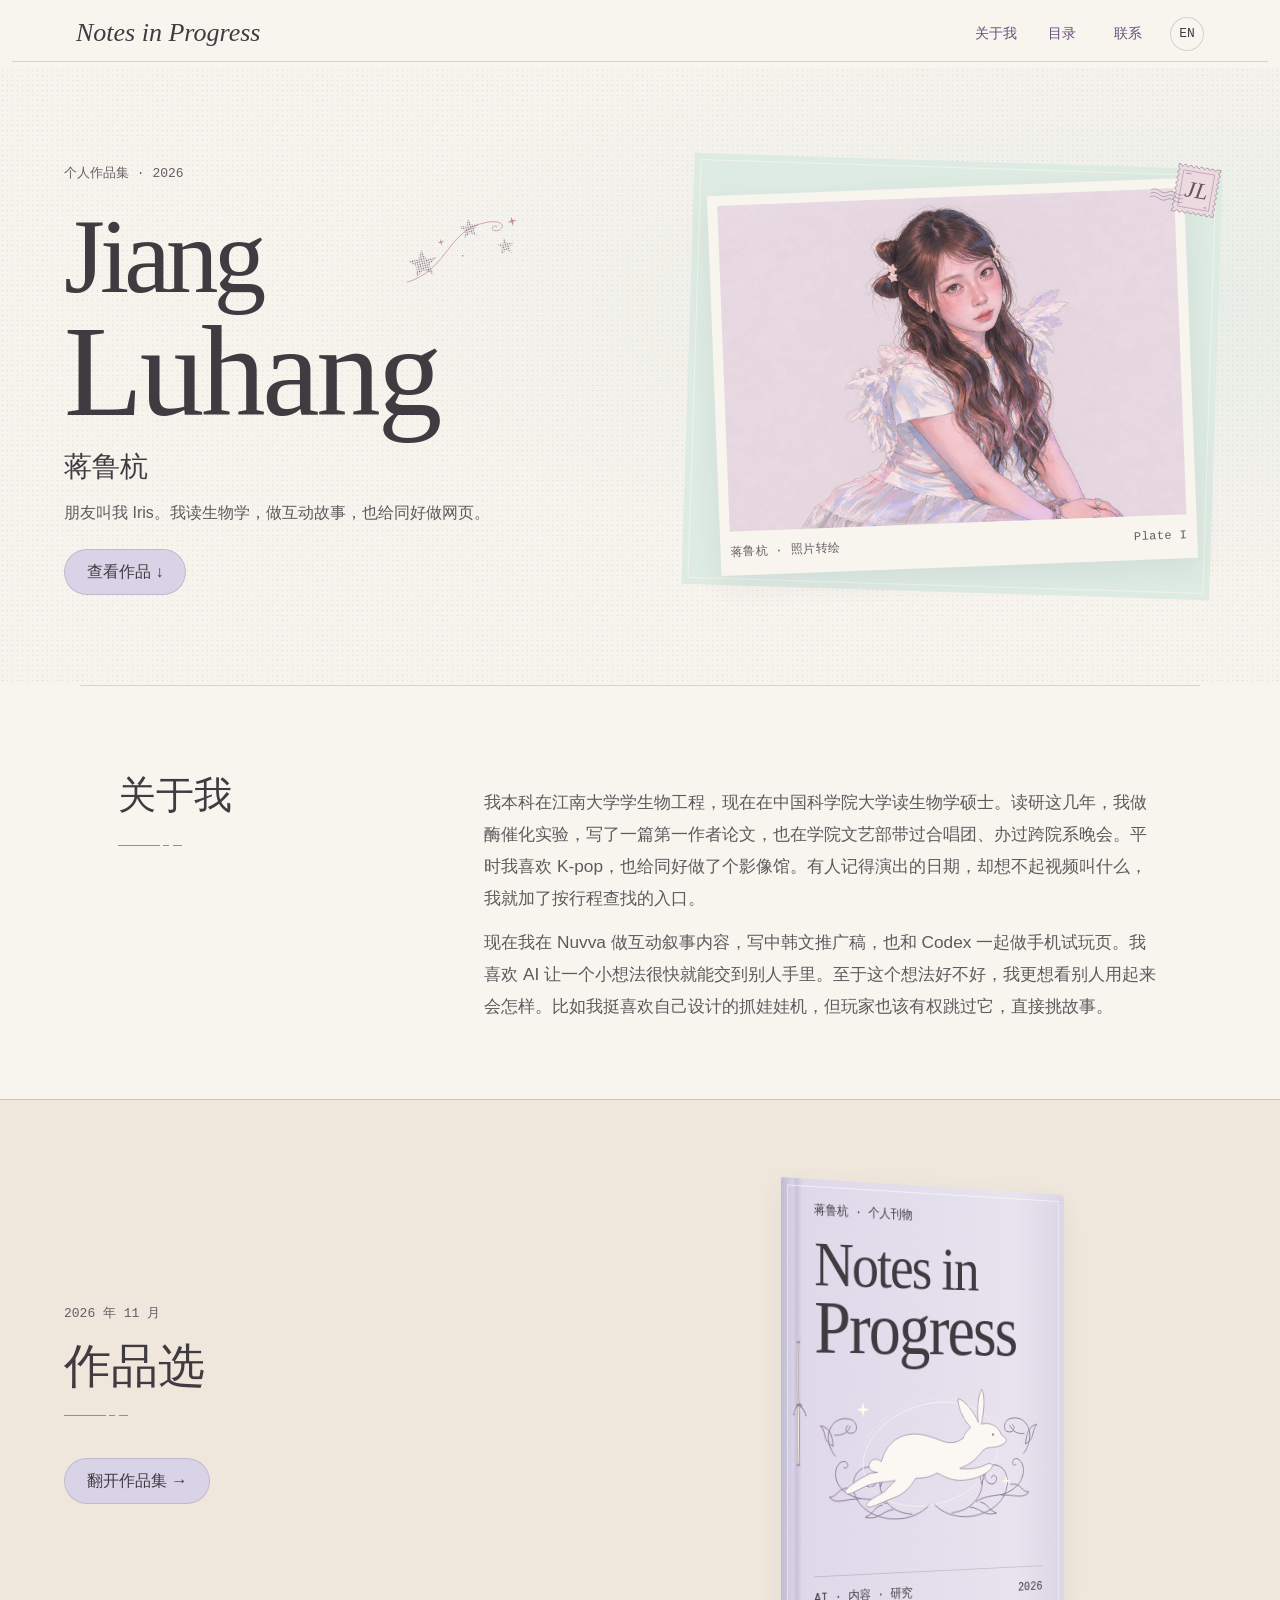
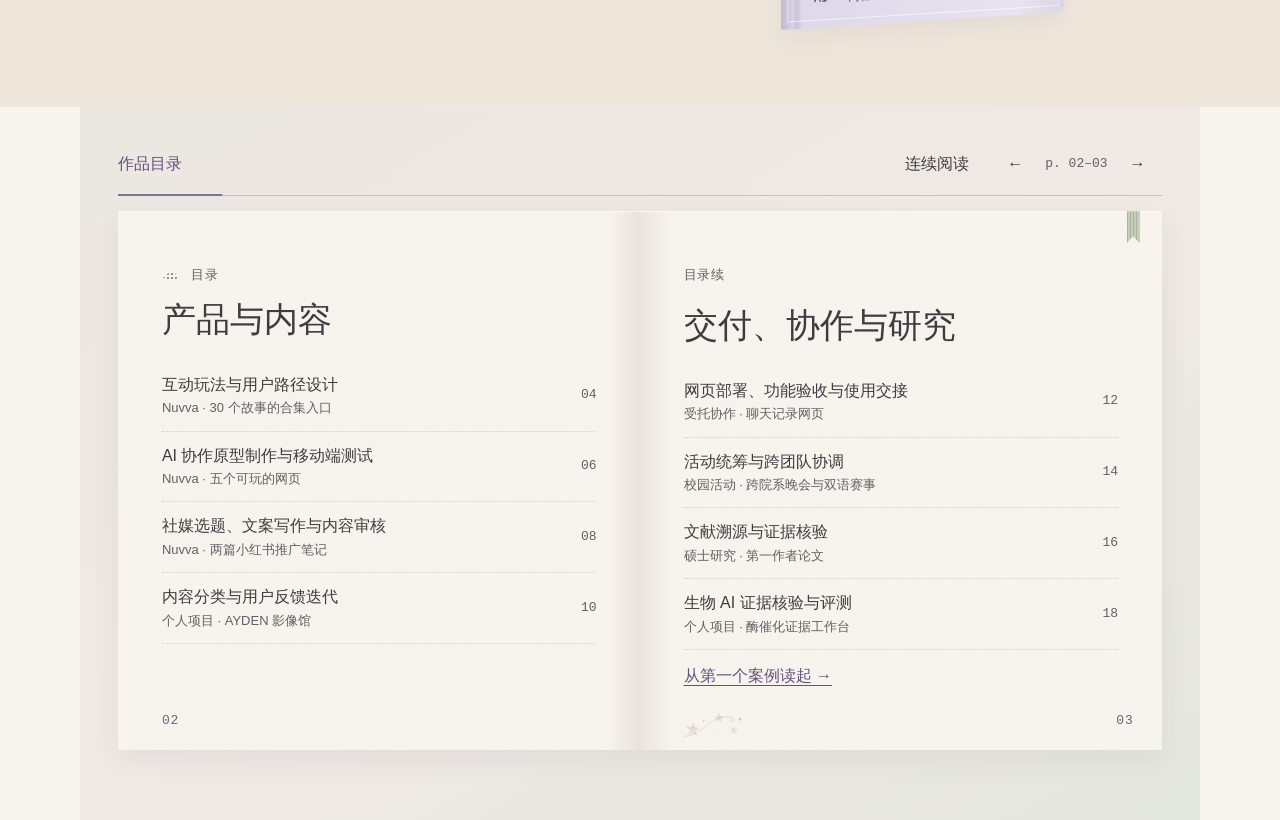
<file: index.html>
<!doctype html><html lang="zh-CN"><meta charset="UTF-8"><meta name="viewport" content="width=device-width,initial-scale=1"><title>Notes in Progress · 蒋鲁杭的作品集</title><link rel="stylesheet" href="reader.css"><link rel="stylesheet" href="stationery.css"><script defer src="language.js"></script><script defer src="reader.js"></script><body><header class="mast"><a href="#top" class="wordmark" lang="en">Notes in Progress</a><nav aria-label="主导航"><a href="#about">关于我</a><a href="#contents">目录</a><a href="#contact">联系</a></nav><button type="button" id="locale" lang="en" aria-label="Switch to English">EN</button></header>
<main class="publication" id="top"><section class="hero"><div class="author"><span class="running">个人作品集 · 2026</span><h1 lang="en"><span><b>Jiang</b></span><span><i>Luhang</i></span></h1><h2>蒋鲁杭</h2><p>朋友叫我 Iris。我读生物学，做互动故事，也给同好做网页。</p><div class="actions"><a class="action primary" href="#cover">查看作品 ↓</a></div></div>
<div class="frontispiece"><div class="mount"><img class="portrait" src="plates/iris-portrait.webp" width="1672" height="941" fetchpriority="high" alt="蒋鲁杭的照片转绘肖像，长发别着星形发夹，穿白色羽饰裙回望镜头"><div class="photo-credit"><span>蒋鲁杭 · 照片转绘</span><span lang="en">Plate I</span></div></div><span class="stamp" aria-hidden="true">JL</span></div></section>
<section id="about" class="about"><h2 id="method">关于我</h2><div><p>我本科在江南大学学生物工程，现在在中国科学院大学读生物学硕士。读研这几年，我做酶催化实验，写了一篇第一作者论文，也在学院文艺部带过合唱团、办过跨院系晚会。平时我喜欢 K-pop，也给同好做了个影像馆。有人记得演出的日期，却想不起视频叫什么，我就加了按行程查找的入口。</p><p>现在我在 Nuvva 做互动叙事内容，写中韩文推广稿，也和 Codex 一起做手机试玩页。我喜欢 AI 让一个小想法很快就能交到别人手里。至于这个想法好不好，我更想看别人用起来会怎样。比如我挺喜欢自己设计的抓娃娃机，但玩家也该有权跳过它，直接挑故事。</p></div></section>
<section id="cover" class="cover-stage"><div class="cover-caption"><div class="running">2026 年 11 月</div><h2>作品选</h2><a class="action primary" href="#contents">翻开作品集 →</a></div><a class="binding" href="#contents" aria-label="从封面打开目录"><span class="running">蒋鲁杭 · 个人刊物</span><span lang="en" class="bookname">Notes in<br><i>Progress</i></span><span class="lace" aria-hidden="true"></span><span class="coverfoot">AI · 内容 · 研究 <span>2026</span></span></a></section>
<section class="reader" id="reader" aria-label="作品阅读器"><div class="readerbar"><a href="#contents">作品目录</a><div class="controls"><button id="mode" aria-pressed="false">连续阅读</button><button id="prev" aria-label="上一跨页">←</button><span id="pagecount" aria-live="polite"></span><button id="next" aria-label="下一跨页">→</button></div></div><div class="book">
<article class="spread" id="contents" tabindex="-1" data-pages="02–03" aria-label="作品目录"><div class="sheet recto"><div class="running">目录</div><h2>产品与内容</h2><div class="toc"><a class="tocline" href="#content"><span>互动玩法与用户路径设计<small>Nuvva · 30 个故事的合集入口</small></span><span class="folio">04</span></a><a class="tocline" href="#webworks"><span>AI 协作原型制作与移动端测试<small>Nuvva · 五个可玩的网页</small></span><span class="folio">06</span></a><a class="tocline" href="#social"><span>社媒选题、文案写作与内容审核<small>Nuvva · 两篇小红书推广笔记</small></span><span class="folio">08</span></a><a class="tocline" href="#revision"><span>内容分类与用户反馈迭代<small>个人项目 · AYDEN 影像馆</small></span><span class="folio">10</span></a></div><small class="foot">02</small></div><div class="sheet verso"><div class="running">目录续</div><h2>交付、协作与研究</h2><div class="toc"><a class="tocline" href="#delivery"><span>网页部署、功能验收与使用交接<small>受托协作 · 聊天记录网页</small></span><span class="folio">12</span></a><a class="tocline" href="#campus"><span>活动统筹与跨团队协调<small>校园活动 · 跨院系晚会与双语赛事</small></span><span class="folio">14</span></a><a class="tocline" href="#research"><span>文献溯源与证据核验<small>硕士研究 · 第一作者论文</small></span><span class="folio">16</span></a><a class="tocline" href="#bioai"><span>生物 AI 证据核验与评测<small>个人项目 · 酶催化证据工作台</small></span><span class="folio">18</span></a></div><a href="#content">从第一个案例读起 →</a><small class="foot">03</small></div></article>

<article class="spread" id="content" tabindex="-1" data-pages="04–05" aria-label="互动玩法与用户路径设计"><div class="sheet recto"><div class="running">Nuvva 远程兼职 · 内容策划与 AI 协作制作</div><h2>互动玩法与用户路径设计</h2><p>我给一个有 30 个故事的合集设计了抓娃娃入口。有人享受随机抓到一个故事的惊喜，也有人已经知道自己想看谁。最初两种人都得先玩一局，我给第二种人留了一个按钮。</p><blockquote>直接逛30个世界 ↗</blockquote><p>我定玩法、写按钮上的话，用 Codex 协作实现页面，再拿手机把两条路都走一遍。抓到故事的人能进，跳过去的人也能进，这个入口才算做完。</p><a href="plates/demo/index.html" target="_blank" rel="noopener">试玩这两个入口 ↗</a><div class="related"><a href="#webworks">看另外五个网页 →</a><a href="#social">读小红书笔记 →</a></div><small class="foot">04</small></div><div class="sheet verso"><div class="running">试玩画面</div><div class="phone-pair"><figure class="plate"><button class="enlarge" type="button" aria-label="放大：抓娃娃玩法界面" data-full="plates/claw.webp"><img src="plates/claw-detail.webp" loading="lazy" alt="抓娃娃玩法界面"></button><figcaption>抓一个故事</figcaption></figure><figure class="plate"><button class="enlarge" type="button" aria-label="放大：30 个世界的合集目录"><img src="plates/catalog.webp" loading="lazy" alt="30 个世界的合集目录"></button><figcaption>直接选故事</figcaption></figure></div><small class="foot">05</small></div></article>
<article class="spread" id="webworks" tabindex="-1" data-pages="06–07" aria-label="AI 协作原型制作与移动端测试"><div class="sheet recto"><div class="running">Nuvva · 网页选集</div><h2>AI 协作原型制作与移动端测试</h2><p>做这五个网页时，我先定玩家打开后的第一个动作。咖啡馆里先挑客人，深夜来信先看未读消息。入口文案和玩法由我来写，页面用 Codex 协作制作。我逐个点按钮、走剧情分支，检查手机上的显示，改完再试。</p><div class="shelf twin"><figure class="plate exhibit "><button type="button" class="enlarge" aria-label="放大深夜来信页面"><img src="plates/after-hours.webp" loading="lazy" width="430" height="820" alt="深夜来信的手机页面"></button><figcaption><a href="https://share.htmlput.com/p/y2mzasatp1" target="_blank" rel="noopener noreferrer">深夜来信 ↗</a><span>从六条未读消息开始。</span></figcaption></figure><figure class="plate exhibit "><button type="button" class="enlarge" aria-label="放大限定咖啡馆页面"><img src="plates/cafe.webp" loading="lazy" width="430" height="820" alt="限定咖啡馆的手机页面"></button><figcaption><a href="https://share.htmlput.com/p/jmmz5juvmf" target="_blank" rel="noopener noreferrer">限定咖啡馆 ↗</a><span>先挑一位客人，再为他做甜品。</span></figcaption></figure></div><small class="foot">06</small></div><div class="sheet verso"><div class="shelf trio"><figure class="plate exhibit wide"><button type="button" class="enlarge" aria-label="放大大队运动会页面"><img src="plates/sports.webp" loading="lazy" width="430" height="820" alt="大队运动会的手机页面"></button><figcaption><a href="https://share.htmlput.com/p/tbf6sw3pkt" target="_blank" rel="noopener noreferrer">大队运动会 ↗</a><span>四个分队共用一个报名处，先抽双人搭档。</span></figcaption></figure><figure class="plate exhibit "><button type="button" class="enlarge" aria-label="放大今夜讯号页面"><img src="plates/signal.webp" loading="lazy" width="430" height="820" alt="今夜讯号的手机页面"></button><figcaption><a href="https://share.htmlput.com/p/he5zf6oecl" target="_blank" rel="noopener noreferrer">今夜讯号 ↗</a><span>失眠游戏旁也留了直达合集的入口。</span></figcaption></figure><figure class="plate exhibit "><button type="button" class="enlarge" aria-label="放大合集巡演页面"><img src="plates/tour.webp" loading="lazy" width="430" height="820" alt="合集巡演的手机页面"></button><figcaption><a href="https://share.htmlput.com/p/yng0wkprjr" target="_blank" rel="noopener noreferrer">合集巡演 ↗</a><span>用一张通行证串起 20 个故事。</span></figcaption></figure></div><small class="foot">07</small></div></article>
<article class="spread" id="social" tabindex="-1" data-pages="08–09" aria-label="社媒选题、文案写作与内容审核"><div class="sheet recto"><div class="running">小红书 · 推广笔记</div><h2>社媒选题、文案写作与内容审核</h2><p class="byline">《花光他的资产后，我进了下个世界》 · momomo</p><p>我在 Nuvva 做选题、写中韩文推广稿，累计交付了 100 多条文案。这篇从一个玩家能马上做的决定写起，把五个角色的账户交给你。接下来可以挑一个人先花，也可以一分不动，等他先来问。花完额度才能进入下个世界，标题里的两件事就这样接上了。</p><dl class="post-metrics"><div><dt>点赞</dt><dd>2.4万</dd></div><div><dt>收藏</dt><dd>9,242</dd></div><div><dt>评论</dt><dd>5,850</dd></div></dl><small class="observed">原帖公开数据 · 2026.11.26</small><a href="https://www.xiaohongshu.com/discovery/item/6abce3130000000014002aef?source=webshare&amp;xhsshare=pc_web&amp;xsec_token=CBmmYITsd6TpiCH2JpjsBs07NB6vdSRPY2VSYFDwBbzrw=&amp;xsec_source=pc_share" target="_blank" rel="noopener noreferrer">看原帖 ↗</a><small class="foot">08</small></div><div class="sheet verso"><div class="running">小红书 · 推广笔记</div><h2>把故事写成玩家能做的选择</h2><p class="byline">《怨夫来信，这次等你先开口》 · 内向双眼皮</p><p>这次从停车场的一把伞写起。他还留着围巾，却不说想复合。读者可以接伞追问，也可以自己走进雨里。四个选项把这次重逢留给玩家决定。交稿前，我会对着实际玩法检查，尤其留意 AI 草稿有没有替角色编经历，或许下游戏里兑现不了的承诺。</p><dl class="post-metrics"><div><dt>点赞</dt><dd>2,741</dd></div><div><dt>收藏</dt><dd>958</dd></div><div><dt>评论</dt><dd>730</dd></div></dl><small class="observed">原帖公开数据 · 2026.11.26</small><a href="https://www.xiaohongshu.com/discovery/item/6ad22dc8000000001b02ee24?source=webshare&amp;xhsshare=pc_web&amp;xsec_token=CBpUC_uhtIDjcLa19GCwqVDrUhK7E8e4iN_8qXLWXUf_I=&amp;xsec_source=pc_share" target="_blank" rel="noopener noreferrer">看原帖 ↗</a><small class="foot">09</small></div></article>
<article class="spread" id="revision" tabindex="-1" data-pages="10–11" aria-label="内容分类与用户反馈迭代"><div class="sheet recto"><div class="running">个人网页 · 内容整理与维护</div><h2>内容分类与用户反馈迭代</h2><p>影像馆最早的几个栏目里，「LTB 时期」是按时间分的，「challenge」是按内容分的。有些视频两边都说得通，连我自己收录时也会犹豫。</p><p>这是我给同好做的个人项目，收录什么、放在哪一栏，都得自己定。我重新整理了分类。后来有人提议加行程检索和留言区，我把两个功能都加了进去。现在记得某场活动的人，可以直接沿着行程找。</p><a href="https://ayden-thalassa-gallery.netlify.app/" target="_blank" rel="noopener">打开影像馆 ↗</a><small class="foot">10</small></div><div class="sheet verso"><div class="running">AYDEN 影像馆 · 首页实景</div><figure class="plate gallery-home"><button class="enlarge" type="button" aria-label="放大影像馆桌面首页截图"><img src="plates/ayden-home.png" width="1440" height="900" loading="lazy" alt="AYDEN 影像馆桌面首页，右侧是人物照片，左侧有「3分钟入坑」和「直接找物料」两个入口，顶栏可查看行程"></button><figcaption>第一次来的读者可以从「3分钟入坑」开始，已经知道想找什么的人可以直接查物料。</figcaption></figure><small class="foot">11</small></div></article>
<article class="spread" id="delivery" tabindex="-1" data-pages="12–13" aria-label="网页部署、功能验收与使用交接"><div class="sheet recto"><div class="running">帮朋友部署 · Netlify</div><h2>网页部署、功能验收与使用交接</h2><p>朋友用 Codex 写好了聊天记录网页，可一直只能在自己电脑上看。我接手的是上线和交接，让她换台设备也能登录、导入记录，之后还能自己管理。</p><p>我用 AI 帮忙改源码配置和运行命令，填好环境变量、连上数据库，把网页部署到 Netlify。用户从手机锁屏样式的首页进入，朋友另外使用管理入口。</p><figure class="plate exhibit seita"><button type="button" class="enlarge" aria-label="放大打开聊天记录网页页面"><img src="plates/seita.webp" loading="lazy" width="430" height="820" alt="打开聊天记录网页的手机页面"></button><figcaption><a href="https://seita-record.netlify.app" target="_blank" rel="noopener noreferrer">打开聊天记录网页 ↗</a><span>部署后的公开首页，截图只保留锁屏。</span></figcaption></figure><small class="foot">12</small></div><div class="sheet verso"><div class="running">交付前的检查</div><h3>换一台设备，再试一次</h3><dl class="handoff"><dt>我先试</dt><dd>上线后发现图片丢了，有的交互效果也消失了。这些都是我打开页面自己操作时发现的。</dd><dt>朋友再试</dt><dd>用另一台设备登录，导入一份记录，保存后刷新，再看记录还在不在。</dd><dt>交接</dt><dd>把后台入口和常见问题的处理方法告诉朋友，后续遇到问题可以直接找我。</dd></dl><small class="foot">13</small></div></article>
<article class="spread" id="campus" tabindex="-1" data-pages="14–15" aria-label="活动统筹与跨团队协调"><div class="sheet recto"><div class="running">国科大生命科学学院学生会 · 文艺部部长</div><h2>活动统筹与跨团队协调</h2><p>办离湖晚会和跨院系迎新晚会时，我要和六个以上研究所、学院的负责人对节目和场地。我把倒计时排期和执行手册发给各方。到了现场，谁还在候场、哪个节目超时，由我在总控位置协调。</p><p>我也组建过合唱团和话剧团，和大家一起排练了约两个月。团队拿到了校级「一二·九」合唱展演和「五月的鲜花」文艺汇演两项一等奖。</p><figure class="plate"><button class="enlarge" type="button" aria-label="放大：一二·九合唱展演后的团队合影"><img src="plates/arts-dept.webp" loading="lazy" alt="一二·九合唱展演后的团队合影"></button><figcaption>「一二·九」合唱展演后，我们一起拍的合影。</figcaption></figure><small class="foot">14</small></div><div class="sheet verso"><div class="running">第三届合成生物学创新赛 · 分赛道主持</div><h2>双语主持与现场调度</h2><p>上台前三天，我先把答辩、评委提问和换场顺序理清，自己写中英文主持手卡。正式比赛时，我负责二十多支高校队伍的答辩衔接。遇到提问超时或临时换投屏，要先跟评委和工作人员对齐，再告诉下一队什么时候上台。</p><figure class="plate"><button class="enlarge" type="button" aria-label="放大：合成生物学创新赛分赛道现场主持"><img src="plates/synbio-stage.webp" loading="lazy" alt="合成生物学创新赛分赛道现场主持"></button><figcaption>比赛现场，和搭档一起主持。</figcaption></figure><small class="foot">15</small></div></article>
<article class="spread" id="research" tabindex="-1" data-pages="16–17" aria-label="文献溯源与证据核验"><div class="sheet recto"><div class="running">生物学硕士研究 · 独立第一作者</div><h2>文献溯源与证据核验</h2><p>读研时，我做酶催化实验，也以第一作者发表了论文。用 AI 找资料时，我遇到过一个很具体的问题：问的是某个方法最早出自哪里，找到的却是一篇后来用过它的文章。我会沿着引用找到原文，再看它的实验条件和结果能支持什么结论。</p><small class="foot">16</small></div><div class="sheet verso"><div class="running">论文材料</div><figure class="plate"><button class="enlarge" type="button" aria-label="放大：论文的 SCIE 检索报告"><img src="plates/research.webp" loading="lazy" alt="论文的 SCIE 检索报告"></button><figcaption>第一作者论文的收录记录。</figcaption></figure><a href="https://doi.org/10.1002/ejoc.70614" target="_blank" rel="noopener">读论文 · European Journal of Organic Chemistry ↗</a><small class="foot">17</small></div></article>
<article class="spread" id="bioai" tabindex="-1" data-pages="18–19" aria-label="生物 AI 证据核验与评测"><div class="sheet recto"><div class="running">个人项目 · CarH / B12 光酶催化</div><h2>生物 AI 证据核验与评测</h2><p>做酶催化研究时，我很在意一个数字是在什么条件下得到的。我把这个习惯做成了工作台：查文献摘记、比较实验条件、检查 AI 回答中的引用与数字，再记录人工判断。</p><p>比如 17.1% 到 67.9% 接近四倍，但优化条件下野生型与突变体是 36.7% 和 67.9%，约 1.85 倍。基线变了，不能把所有改善都算到突变上。</p><p>项目在 Codex 协助下完成，包含词法检索、显式规则检查、回答指纹与 JSON 导出。可在浏览器体验，也能本地接入兼容模型接口。</p><div class="related"><a href="https://janerberis.github.io/enzyme-evidence-workbench/" target="_blank" rel="noopener">打开工作台 ↗</a><a href="https://github.com/Janerberis/enzyme-evidence-workbench" target="_blank" rel="noopener">查看 GitHub 源码 ↗</a></div><small class="foot">18</small></div><div class="sheet verso"><div class="running">工作台 · 实际运行画面</div><figure class="plate enzyme-preview"><button type="button" class="enlarge" aria-label="放大酶证据工作台运行截图"><img src="plates/enzyme-workbench.png" loading="lazy" width="1440" height="1040" alt="酶证据工作台桌面截图：左侧选择任务，中间核验回答，右侧查看带定位的文献摘记"></button><figcaption>同一个回答里，引用存在、数字正确，也可能伴随不成立的推论。</figcaption></figure><p class="enzyme-scope">4 篇原始研究 · 12 条摘记 · 20 个教学任务。参考标注待我逐条复核；构造样例不当作模型实测。</p><a href="https://github.com/Janerberis/enzyme-evidence-workbench/blob/main/docs/code-guide.md" target="_blank" rel="noopener">代码原理与演示说明 ↗</a><small class="foot">19</small></div></article>
<article class="spread" id="contact" tabindex="-1" data-pages="20" aria-label="联系"><div class="sheet recto"><div class="running">刊末 <span aria-hidden="true">::</span></div><h2>联系我</h2><p>我在找 AI 产品、评测或内容运营相关的实习与工作，也关注 AI 与生物交叉的机会。base 江浙沪或深圳，可远程。有合适的机会，或者想聊聊这里的项目，欢迎给我发邮件。</p><p class="signature">蒋鲁杭</p><small class="foot">20</small></div><div class="sheet verso"><div class="running postal-heading"><span class="stamp" aria-hidden="true">JL</span></div><h3>邮箱</h3><a class="email" href="mailto:jklmnopq1208@126.com">jklmnopq1208@126.com</a><div class="actions"><button id="copy" class="action">复制邮箱</button></div><p id="copied" role="status"></p><a href="#contents">返回作品目录 ↑</a><small class="foot">Fin.</small></div></article></div><nav class="endnav" aria-label="读完本页"><button data-step="-1">← 上一页</button><a href="#contents">目录</a><button data-step="1">下一页 →</button></nav></section></main>
<dialog id="zoom"><button class="action" autofocus>关闭图片 ×</button><img alt=""><p></p></dialog>
</body></html>
</file>
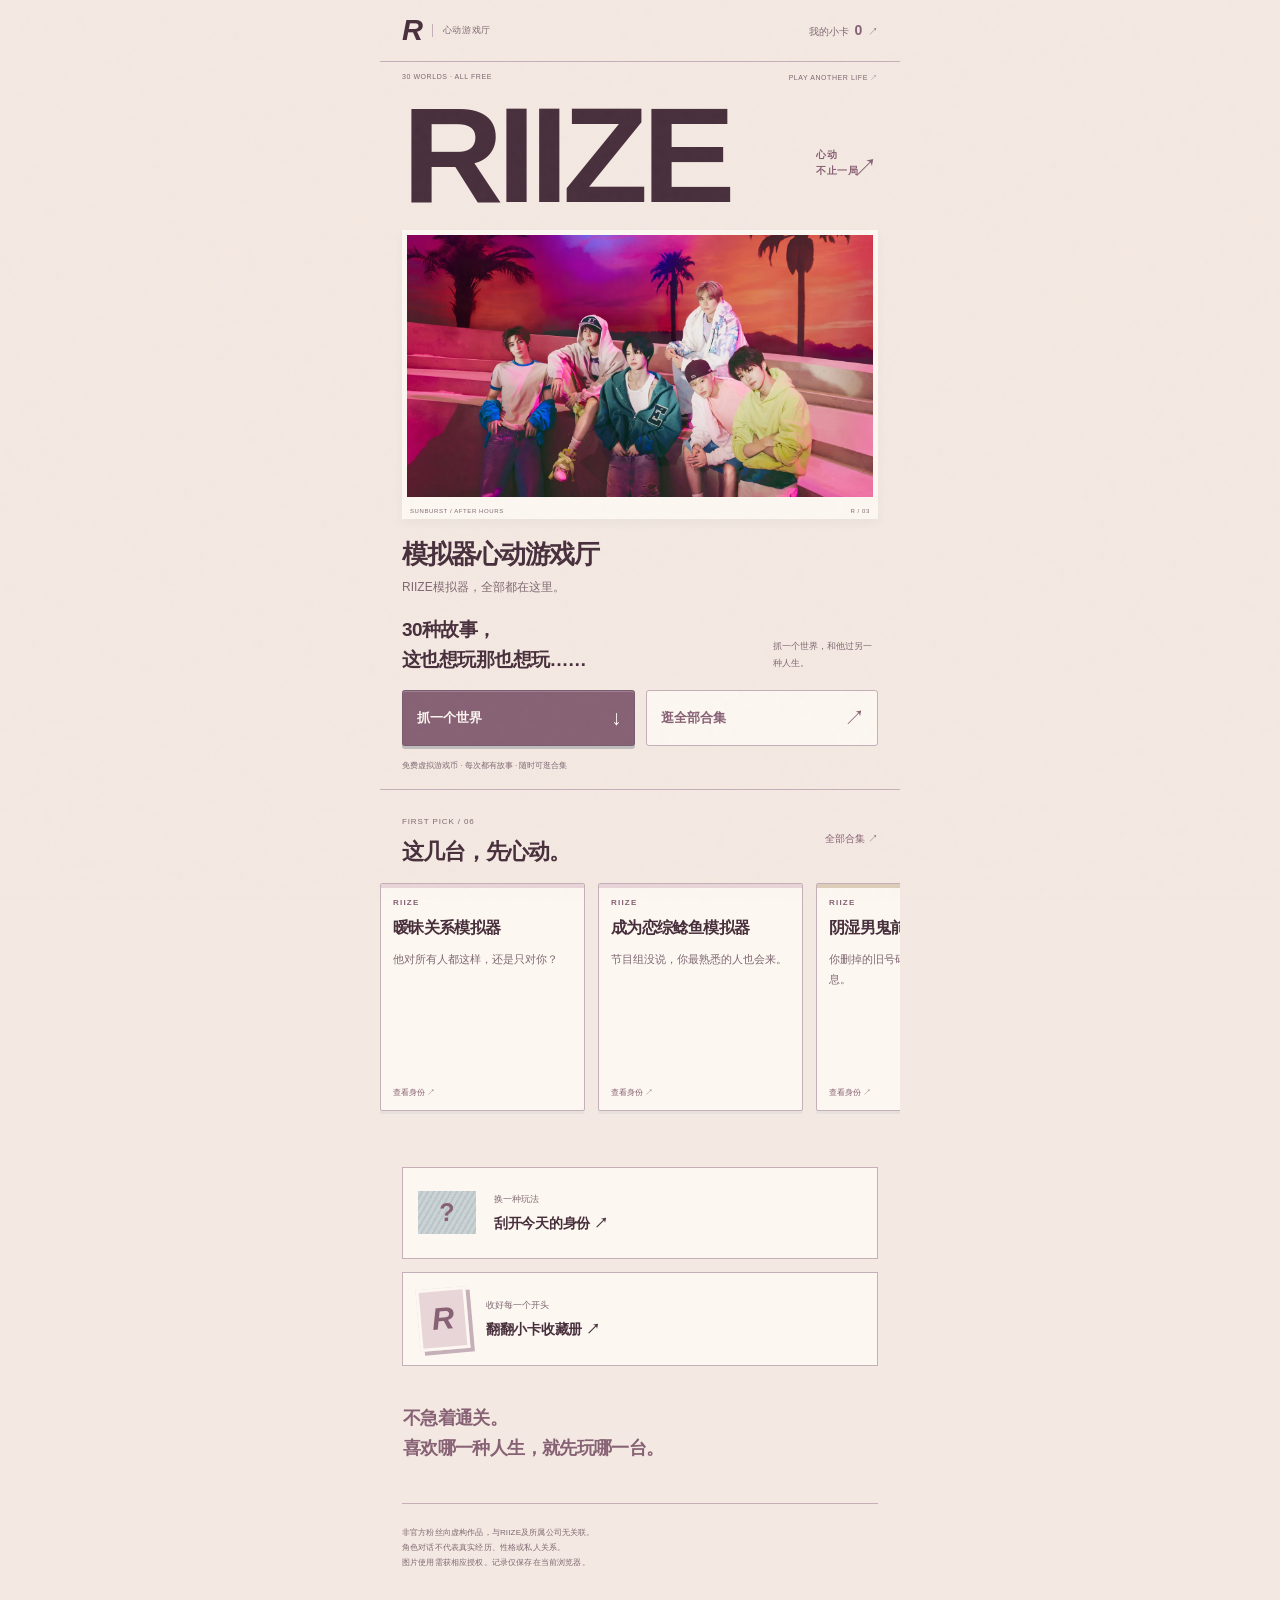
<file: plates/demo/index.html>
<!doctype html>
<html lang="zh-CN">
<head>
<meta charset="utf-8"><meta name="viewport" content="width=device-width,initial-scale=1,viewport-fit=cover"><meta name="theme-color" content="#f0ede6">
<meta name="description" content="RIIZE模拟器，全部都在这里。选一位游戏搭档，抓取30种故事、刮开身份、收藏你的世界小卡。非官方粉丝向虚构作品。">
<meta property="og:title" content="RIIZE · 模拟器心动游戏厅"><meta property="og:description" content="30种故事，这也想玩那也想玩……抓一个世界，和他过另一种人生。"><meta property="og:image" content="./images/covers/cover-01.webp"><meta property="og:type" content="website">
<title>RIIZE · 模拟器心动游戏厅</title><link rel="icon" href="data:image/svg+xml,%3Csvg xmlns='http://www.w3.org/2000/svg' viewBox='0 0 64 64'%3E%3Crect width='64' height='64' rx='13' fill='%23526c7c'/%3E%3Ctext x='15' y='47' font-size='44' fill='%23f0ede6' font-family='Arial' font-weight='bold'%3ER%3C/text%3E%3C/svg%3E">
<style>
:root{--bg:#f0ede6;--surface:#faf7f0;--ink:#282e32;--muted:#666d6e;--accent:#526c7c;--accent-soft:#d8e0e2;--warm:#af6c47;--border:#acb7ba;color-scheme:light}*{box-sizing:border-box}html,body{margin:0;background:var(--bg);color:var(--ink)}body{font-family:"PingFang SC","Microsoft YaHei",Arial,sans-serif;-webkit-font-smoothing:antialiased}body:before{content:"";position:fixed;inset:0;z-index:50;pointer-events:none;opacity:.025;background-image:url("data:image/svg+xml,%3Csvg viewBox='0 0 160 160' xmlns='http://www.w3.org/2000/svg'%3E%3Cfilter id='grain'%3E%3CfeTurbulence type='fractalNoise' baseFrequency='.7' numOctaves='3' stitchTiles='stitch'/%3E%3C/filter%3E%3Crect width='100%25' height='100%25' filter='url(%23grain)'/%3E%3C/svg%3E")}button,input,a{font:inherit}button{color:inherit;background:none;border:0;cursor:pointer;touch-action:manipulation;-webkit-tap-highlight-color:transparent}button:disabled{opacity:.4;cursor:default}a{color:inherit}button:focus-visible,input:focus-visible,a:focus-visible,[tabindex]:focus-visible{outline:2px solid var(--warm);outline-offset:4px}button,input,section,div{min-width:0}h1,h2,h3,p,figure,blockquote{margin:0}img{display:block;width:100%;max-width:100%}[hidden]{display:none!important}.app-shell{width:min(100%,520px);margin:auto;position:relative;overflow:clip;min-height:100svh}.view{display:none}.view.active{display:block;animation:paper-enter .32s ease-out}.skip{position:fixed;left:16px;top:-100px;z-index:99;padding:12px;background:var(--surface)}.skip:focus{top:6px;min-height:44px}.mast{height:62px;padding:8px 22px;display:flex;justify-content:space-between;align-items:center;border-bottom:1px solid var(--border);gap:10px}.wordmark{display:flex;align-items:center;gap:9px;font:italic 900 29px Arial;min-height:44px;padding:0}.wordmark span{font:9px/1.5 "Microsoft YaHei",sans-serif;letter-spacing:.06em;padding-left:10px;border-left:1px solid var(--border);color:var(--muted)}.mast-collection{min-height:44px;font-size:10px;color:var(--muted);padding:5px 0 5px 8px}.mast-collection span{font-weight:750;font-size:14px;color:var(--accent);padding:0 3px}.primary,.outline{display:flex;align-items:center;justify-content:space-between;gap:10px;min-height:54px;border-radius:3px;padding:13px 17px;font-size:14px;font-weight:700;text-decoration:none;width:100%;transition:transform .15s,filter .15s}.primary{background:var(--accent);color:var(--surface);box-shadow:0 3px 0 #263b4940,inset 0 1px 0 #ffffff30;border:1px solid #233d4e20}.outline{background:var(--surface);border:1px solid var(--border);color:var(--accent)}.primary>span,.outline>span{font-size:21px;font-weight:400}.primary:active,.outline:active{transform:translateY(2px);filter:brightness(.97)}.text-button{min-height:44px;font-size:12px;color:var(--muted);padding:9px 5px}.action-stack{display:grid;gap:13px;padding:0 22px 20px}.quiet{font-size:10px;color:var(--muted);text-align:center;line-height:1.8;padding:14px 24px}.view-heading{padding:28px 23px 23px}.view-heading>small{font:9px Arial;letter-spacing:.13em;color:var(--accent);display:block;margin-bottom:13px}.view-heading h1{font-size:29px;font-weight:850;line-height:1.4;letter-spacing:-.055em}.view-heading>p{font-size:12px;line-height:1.9;color:var(--muted);margin-top:12px}.legal{margin:20px 22px 0;padding:21px 0 31px;border-top:1px solid var(--border);font-size:8px;line-height:1.9;color:var(--muted);letter-spacing:.02em}body:not([data-view=home]) .legal{padding-bottom:104px}.bottom-nav{position:fixed;left:max(0px,calc((100vw - 520px)/2));right:max(0px,calc((100vw - 520px)/2));bottom:0;display:grid;grid-template-columns:repeat(4,minmax(0,1fr));padding:8px 14px calc(env(safe-area-inset-bottom) + 8px);z-index:12;border-top:1px solid var(--border);background:var(--surface);box-shadow:0 -4px 16px #263e4b08}.bottom-nav button{min-height:48px;font-size:9px;display:flex;flex-direction:column;align-items:center;gap:5px;color:var(--muted);padding:3px}.bottom-nav button>span{font:21px Arial;line-height:1}
/* Clear six-person photograph and two immediate collection entries. */
.home-hero{padding:13px 22px 24px}.hero-topline{display:flex;justify-content:space-between;gap:10px;font:7px Arial;letter-spacing:.08em;color:var(--muted)}.hero-brand{display:flex;justify-content:space-between;align-items:center;gap:16px;margin:9px 0 13px}.hero-brand h1{font:900 clamp(85px,27vw,135px)/.95 Impact,"Arial Black",Arial,sans-serif;letter-spacing:-.045em;transform:scaleX(1.04);transform-origin:left}.hero-brand>span{font-size:10px;font-weight:600;line-height:1.65;letter-spacing:.04em;position:relative;padding-right:20px;color:var(--accent);margin-top:14px}.hero-brand>span>i{position:absolute;right:0;top:0;font-size:26px;font-weight:400;font-style:normal}.hero-photo{border:5px solid var(--surface);border-bottom-width:22px;position:relative;aspect-ratio:16/9;box-sizing:content-box;box-shadow:0 4px 9px #293f4c0c;background:var(--surface)}.hero-photo>img{width:100%;height:100%;object-fit:cover}.hero-photo figcaption{position:absolute;bottom:-17px;left:3px;right:3px;display:flex;justify-content:space-between;font:6px Arial;letter-spacing:.1em;color:var(--muted)}.home-hero>h2{font-size:26px;line-height:1.4;font-weight:850;letter-spacing:-.055em;margin:21px 0 4px}.hero-subtitle{font-size:12px;color:var(--muted);line-height:1.8}.hero-hook{margin:17px 0 20px;display:flex;align-items:flex-end;gap:14px;justify-content:space-between}.hero-hook h3{font-size:19px;line-height:1.55;font-weight:750;letter-spacing:-.03em}.hero-hook>p{font-size:9px;line-height:1.9;max-width:105px;color:var(--muted);padding-bottom:2px}.hero-actions{display:grid;grid-template-columns:1fr 1fr;gap:11px}.hero-actions .primary,.hero-actions .outline{font-size:13px;padding-left:14px;padding-right:12px;min-height:55px}.free-note{font-size:8px;line-height:1.8;color:var(--muted);margin-top:13px}.home-hot{border-top:1px solid var(--border);padding:24px 0 23px}.section-head{display:flex;align-items:center;justify-content:space-between;gap:12px;padding:0 22px 19px}.section-head small{font:8px Arial;letter-spacing:.11em;color:var(--muted)}.section-head h2{font-size:22px;line-height:1.5;margin-top:7px;letter-spacing:-.045em}.section-head>button{font-size:10px;min-height:44px;color:var(--accent);padding:7px 0 7px 10px}.featured-rail{display:flex;gap:13px;overflow-x:auto;padding:2px 22px 13px;scroll-snap-type:x proximity;scrollbar-width:thin;scrollbar-color:var(--border) transparent}.featured-card{flex:0 0 205px;scroll-snap-align:start;min-height:228px!important}.home-sideways{padding:20px 22px 0;display:grid;gap:13px}.home-sideways>button{display:flex;align-items:center;gap:18px;min-height:92px;padding:15px;border:1px solid var(--border);background:var(--surface);text-align:left}.home-sideways small{font-size:9px;color:var(--muted);display:block;margin-bottom:8px}.home-sideways b{font-size:14px;font-weight:700;letter-spacing:-.02em}.mini-scratch{width:58px;height:43px;flex:none;background:repeating-linear-gradient(120deg,#cbd2d3 0 3px,#bac5ca 3px 5px);display:grid;place-items:center;font:bold 25px Arial;color:var(--accent)}.mini-cards{width:50px;height:62px;display:grid;place-items:center;background:var(--accent-soft);font:italic bold 31px Arial;color:var(--accent);box-shadow:4px 4px 0 var(--border);transform:rotate(-5deg);flex:none;border:3px solid var(--surface)}.home-last{font-size:18px;line-height:1.7;font-weight:650;letter-spacing:-.035em;padding:37px 23px 19px;color:var(--accent)}
/* Member portraits and a silver reusable virtual coin. */
.member-grid{display:grid;grid-template-columns:repeat(3,minmax(0,1fr));gap:18px 11px;padding:0 22px}.member-card{padding:4px 4px 0;background:var(--surface);border:1px solid transparent;position:relative;box-shadow:0 4px 10px #34424a08;transition:transform .2s}.member-card.selected{border-color:var(--accent);transform:translateY(-3px);box-shadow:0 3px 0 var(--accent-soft)}.member-photo{display:block;aspect-ratio:3/4;overflow:hidden;background:var(--accent-soft)}.member-photo img{height:100%;width:100%;object-fit:cover;object-position:var(--portrait-pos)}.member-card>span:last-child{display:flex;align-items:center;gap:5px;justify-content:space-between;padding:12px 1px;min-height:44px}.member-card b{font:700 9px Arial;letter-spacing:.025em}.member-card small{font:7px Arial;color:var(--muted)}.member-card i{font:11px Arial;color:var(--warm);font-style:normal}.coin-preview{display:flex;align-items:center;gap:22px;padding:30px 25px 27px}.game-coin{flex:none;width:108px;height:108px;border:4px double #899ba6;border-radius:50%;background:linear-gradient(130deg,#e4e6e0,#b7c2c7 39%,#f2f0e6 48%,#b5c3cb 90%);box-shadow:0 3px 0 #8698a451,0 6px 9px #4d68781f;display:flex;align-items:center;flex-direction:column;justify-content:center;text-align:center;color:#566d7b}.game-coin>span{width:42px;height:42px;display:block;overflow:hidden;border-radius:50%;margin-top:1px}.game-coin img{width:100%;height:100%;object-fit:cover;object-position:var(--avatar-pos)}.game-coin i{font:italic 900 37px Arial}.game-coin b{font:700 9px Arial;letter-spacing:.04em;display:block;margin:7px 0 5px;text-shadow:0 1px #fff8}.game-coin small{font:5px Arial;letter-spacing:.09em}.coin-preview>div:last-child>small{display:block;font-size:9px;color:var(--muted);margin-bottom:9px}.coin-preview>div:last-child>b{font:700 13px Arial;display:block;color:var(--accent)}.coin-preview p{font-size:10px;line-height:1.8;color:var(--muted);margin-top:9px}.avatar{width:48px;height:48px;min-width:48px;min-height:48px;aspect-ratio:1;border-radius:50%;overflow:hidden;flex:none;display:block;background:var(--accent-soft);border:2px solid var(--surface);box-shadow:0 0 0 1px var(--border)}.avatar img{width:100%;height:100%;object-fit:cover;object-position:var(--avatar-pos,50% 50%)}.partner-strip{margin:0 22px 21px;display:flex;align-items:center;gap:12px;padding:12px 13px;border-top:1px solid var(--border);border-bottom:1px solid var(--border)}.partner-strip p{flex:1}.partner-strip b{display:block;font:700 13px Arial;letter-spacing:.025em;color:var(--accent);margin-bottom:7px}.partner-strip small{font-size:7px;color:var(--muted);display:block;line-height:1.5}.partner-strip button{min-height:44px;font-size:9px;color:var(--muted);padding:8px 0 8px 6px;min-width:62px}
/* A working gantry, closing claw and five prize capsules. */
.claw-machine{margin:0 23px;background:linear-gradient(115deg,#d9dedc,#b9c5ca 38%,#e7e8e0 55%,#bac6cb);border:1px solid #9bafb8;border-radius:18px 18px 10px 10px;padding:12px 12px 0;box-shadow:inset 0 1px 0 #fff9,0 6px 0 #7f929d44,0 13px 18px #294e5a12}.machine-sign{height:58px;display:flex;gap:11px;align-items:center;padding:0 9px 10px;color:#3e5665}.machine-sign>b{font:900 34px Impact,"Arial Black",Arial;letter-spacing:-.03em}.machine-sign>span{font-size:11px;line-height:1.4;font-weight:700;flex:1}.machine-sign small{font-size:7px;font-weight:400;display:block;margin-top:6px;color:#637985}.power-light{width:5px;height:5px;background:#b17e52;border-radius:50%;box-shadow:0 0 0 3px #b3885f19}.claw-glass{height:276px;position:relative;overflow:hidden;isolation:isolate;touch-action:none;border:5px solid #758c99;border-radius:5px;background:linear-gradient(115deg,#fcf9ee70,#e5eef180),repeating-linear-gradient(0deg,#96acb71c 0 1px,transparent 1px 27px),repeating-linear-gradient(90deg,#96acb71c 0 1px,transparent 1px 27px),#dce6e8;box-shadow:inset 0 0 19px #45677520;--claw-x:50%}.claw-glass:before{content:"";position:absolute;left:20px;top:4px;width:14px;height:194px;transform:rotate(25deg);background:#fff8;opacity:.65;pointer-events:none;z-index:9}.gantry-track{position:absolute;left:0;right:0;height:5px;top:17px;background:linear-gradient(#b6c3c8,#7b929e,#d5dedf);border-bottom:1px solid #637d8c55}.claw{position:absolute;top:22px;left:var(--claw-x);width:68px;height:86px;transform:translateX(-50%);z-index:6;transition:left .15s ease-out}.claw svg{display:block;width:68px;height:85px;fill:none;stroke:#637f8e;stroke-width:5;stroke-linecap:round;stroke-linejoin:round;filter:drop-shadow(1px 1px 0 #fff8)}.claw rect{fill:#bbcbd1;stroke-width:3}.claw-rope{position:absolute;left:33px;top:-165px;width:2px;height:165px;background:repeating-linear-gradient(0deg,#7c949e 0 2px,#c7d2d5 2px 4px)}.claw-left{transform-origin:28px 40px}.claw-right{transform-origin:52px 40px}.glass-copy{position:absolute;left:16px;top:100px;font-size:27px;font-weight:800;line-height:1.4;letter-spacing:-.05em;color:#7999aa40;z-index:-1}.machine-capsules{position:absolute;inset:0}.world-capsule{position:absolute;left:var(--capsule-x);bottom:28px;width:53px;height:53px;border-radius:50%;border:2px solid #f8f5ebd9;background:linear-gradient(#f2f0e5dd 0 48%,#819db0 49%);box-shadow:inset -6px -6px 0 #506f831f,0 6px 7px #4a6b7d24;transform:translateX(-50%) rotate(var(--tilt));display:flex;align-items:center;justify-content:center;flex-direction:column;color:#5d7685}.world-capsule>i{font:italic 800 19px Arial;line-height:1}.world-capsule>small{font:8px Arial;color:#dce4e7;margin-top:5px}.capsule-1{bottom:50px;background:linear-gradient(#f2f0e5dd 0 48%,#bda58a 49%)}.capsule-2{bottom:17px;background:linear-gradient(#f2f0e5dd 0 48%,#92a69a 49%)}.capsule-3{bottom:52px;background:linear-gradient(#f2f0e5dd 0 48%,#b298a4 49%)}.capsule-4{bottom:25px;background:linear-gradient(#f2f0e5dd 0 48%,#8e9eb2 49%)}.glass-label{position:absolute;left:12px;bottom:7px;font:5px Arial;letter-spacing:.15em;color:#8096a1}.machine-bottom{height:70px;display:flex;justify-content:space-between;align-items:center;padding:10px 13px}.prize-slot{display:flex;align-items:center;gap:13px;font-size:8px;color:#617a88}.prize-slot>i{display:block;width:119px;height:30px;border:4px solid #b4c0c4;border-radius:5px;background:#6e8694;box-shadow:inset 0 5px 8px #40576544,0 1px 0 #fff8}.coin-slot{font:7px/1.5 Arial;color:#6d8490;text-align:center;border-left:1px solid #9bafb6;padding-left:13px}.claw-controls{margin:24px 23px 0;display:grid;grid-template-columns:48px 1fr 48px;gap:9px}.claw-controls>button:not(.primary){min-height:55px;background:var(--surface);border:1px solid var(--border);font-size:24px;box-shadow:0 3px 0 #899ba52b;border-radius:4px;color:var(--accent)}.claw-controls .primary{font-size:12px;padding-left:12px;padding-right:11px}.arcade-shortcuts{display:grid;grid-template-columns:1fr 1fr;padding:0 23px 8px;gap:12px}.arcade-shortcuts>button{min-height:44px;font-size:10px;color:var(--accent);border-bottom:1px solid var(--border)}.caught-ball{position:absolute;width:39px;height:39px;border:2px solid #f9f4eb;border-radius:50%;background:linear-gradient(#f4eee3 48%,#8ba8b7 49%);left:15px;top:61px;z-index:-1;opacity:0}.is-grabbing .claw{animation:claw-grab 1.9s ease-in-out both}.is-grabbing .claw-left{animation:claw-close-left 1.9s both}.is-grabbing .claw-right{animation:claw-close-right 1.9s both}.is-grabbing .caught-ball{animation:ball-acquired 1.9s both}.is-grabbing .being-caught{animation:ball-removed 1.9s both}
/* Five arcade shelves, with readable hooks on every cartridge. */
.catalog-heading{position:relative;padding-bottom:26px}.catalog-heading h1{font-size:33px}.catalog-heading:after{content:"30";position:absolute;right:22px;top:44px;font:900 91px Impact,"Arial Black",sans-serif;color:var(--accent-soft);z-index:-1}.catalog-heading>span{display:inline-block;font-size:10px;line-height:1.8;color:var(--accent);margin-top:19px;padding:5px 9px;background:var(--accent-soft)}.catalog-tools{position:sticky;top:0;z-index:10;background:var(--bg);padding:14px 22px 6px;border-top:1px solid var(--border);border-bottom:1px solid var(--border)}.search-box{display:flex;align-items:center;gap:9px;background:var(--surface);border:1px solid var(--border);padding:0 10px;min-height:46px}.search-box>span{font-size:8px;color:var(--muted);white-space:nowrap}.search-box input{min-height:44px;min-width:0;width:100%;flex:1;border:0;background:none;font-size:16px;color:var(--ink)}.search-box input::placeholder{font-size:10px;color:var(--muted)}.search-box button{width:44px;min-width:44px;min-height:44px;font-size:21px;color:var(--muted);padding:0}.category-tabs{display:flex;gap:8px;overflow-x:auto;padding:12px 0 5px;scrollbar-width:thin;scrollbar-color:var(--border) transparent}.category-tabs button{min-height:44px;white-space:nowrap;flex:none;font-size:9px;color:var(--muted);padding:10px 11px;border:1px solid var(--border);background:var(--surface)}.category-tabs button[aria-pressed=true]{background:var(--accent);color:var(--surface);border-color:var(--accent)}.filter-foot{display:flex;align-items:center;justify-content:space-between;font-size:8px;color:var(--muted);gap:12px}.filter-foot button{min-height:44px;font-size:9px;min-width:90px;text-align:right;color:var(--accent);padding:5px 0}.filter-foot button[aria-pressed=true]{text-decoration:underline;text-underline-offset:5px}.world-group{padding:28px 22px 10px}.world-group>header{display:flex;gap:12px;align-items:center;padding:0 0 20px}.world-group>header>span{font:36px Impact,"Arial Black",Arial;color:var(--accent);line-height:1}.world-group>header small{font:7px Arial;letter-spacing:.09em;color:var(--muted);display:block;margin-bottom:6px}.world-group>header h2{font-size:23px;letter-spacing:-.055em;font-weight:800}.world-group>header>i{margin-left:auto;font:9px Arial;color:var(--muted);font-style:normal}.theme-grid{display:grid;grid-template-columns:repeat(2,minmax(0,1fr));gap:14px 12px}.theme-card{display:flex;flex-direction:column;text-align:left;position:relative;min-height:242px;padding:14px 12px 12px;border:1px solid var(--border);background:var(--surface);box-shadow:0 3px 0 #8297a21a;transition:transform .16s;overflow:hidden;border-radius:2px}.theme-card:active{transform:translateY(2px)}.theme-card:before{content:"";position:absolute;top:0;left:0;right:0;height:4px;background:var(--accent-soft)}.theme-card:nth-child(3n):before{background:#c3ab8c88}.theme-top{display:flex;align-items:center;width:100%;gap:7px;color:var(--muted);padding-bottom:13px;margin-bottom:13px;border-bottom:1px solid var(--border)}.theme-top i{font:italic 13px Arial;color:var(--accent)}.theme-top small{font-size:7px;white-space:nowrap;flex:1}.theme-top>span{font-size:16px}.card-brand{display:block;font:800 8px Arial;letter-spacing:.15em;color:var(--accent);margin-bottom:7px}.theme-card strong{font-size:16px;line-height:1.55;font-weight:750;letter-spacing:-.04em;display:block;overflow-wrap:anywhere}.theme-hook{font-size:11px;line-height:1.8;color:var(--muted);display:-webkit-box;-webkit-box-orient:vertical;-webkit-line-clamp:2;overflow:hidden;margin-top:10px;margin-bottom:16px}.explored-mark{font-size:8px;color:var(--accent);display:block;margin-top:auto;padding-top:7px}.theme-card.explored{border-color:var(--accent)}.theme-card.explored .explored-mark{color:var(--warm)}.empty-state{text-align:center;padding:45px 24px 30px}.empty-state>b,.empty-state h2{font-size:22px;line-height:1.5;display:block;margin-bottom:13px}.empty-state p{font-size:12px;line-height:1.9;color:var(--muted);margin-bottom:23px}.empty-state .outline,.empty-state .primary{max-width:310px;margin:auto}.empty-film{display:grid;place-content:center;width:124px;height:155px;background:var(--accent-soft);border:7px solid var(--surface);box-shadow:0 0 0 1px var(--border),7px 7px 0 var(--border);font:900 18px/1.8 Arial;color:var(--accent);transform:rotate(-5deg);margin:5px auto 36px}
/* Unbox the capsule, then flip a perforated physical story card. */
.result-heading{padding-bottom:21px}.result-heading h1{font-size:27px}.prize-unboxing{text-align:center;padding:10px 24px 24px}.prize-arrow{font-size:11px;color:var(--muted);display:block;margin-bottom:30px}.capsule-open{width:100%;min-height:280px;display:flex;flex-direction:column;align-items:center;gap:35px;padding:10px 0 28px}.capsule-open>span{position:relative;width:181px;height:181px;border-radius:50%;border:5px solid #f9f6e9;background:linear-gradient(155deg,#f4f1e3 0 46%,#d4dde0 46.5% 48%,var(--accent) 48.5%);box-shadow:inset -14px -15px 0 #1e405b20,0 14px 24px #2d4b5b1c;display:grid;place-items:center;animation:capsule-arrive .5s both}.capsule-open>span:after{content:"";position:absolute;left:35px;top:20px;width:54px;height:45px;background:#fff9;border-radius:50%;transform:rotate(-29deg)}.capsule-open i{font:italic 900 66px Arial;color:#677f8c99;line-height:1;margin-top:-25px}.capsule-open b{font-size:14px;line-height:1.5;color:var(--accent);text-underline-offset:5px;text-decoration:underline}.prize-unboxing>p{font-size:12px;line-height:1.9;color:var(--muted);margin:5px 0 25px}.result-card{margin:0 22px;background:var(--surface);border:1px solid var(--border);box-shadow:0 7px 16px #2848570c;position:relative;border-radius:4px;overflow:hidden}.story-card-head{display:flex;align-items:center;justify-content:space-between;padding:16px 17px 14px;background:var(--card-soft)}.story-card-head>b{font:900 33px Impact,"Arial Black",Arial;color:var(--card-accent);letter-spacing:-.035em}.story-card-head>span{font:7px Arial;letter-spacing:.1em;color:var(--card-accent)}.result-photo{height:280px;position:relative;background:var(--card-soft);overflow:hidden}.result-photo>img{height:100%;width:100%;object-fit:cover;object-position:var(--result-pos,50% 40%)}.result-photo:after{content:"";position:absolute;left:0;right:0;bottom:0;height:75px;background:linear-gradient(transparent,#15263070);pointer-events:none}.result-photo>span{position:absolute;bottom:19px;left:17px;right:14px;font:700 20px Arial;letter-spacing:.03em;color:#fffdf7;z-index:1;line-height:1.4}.result-photo>small{position:absolute;top:13px;right:12px;font-size:8px;color:var(--card-accent);background:var(--surface);padding:7px 9px;z-index:1}.story-card-copy{padding:22px 18px 16px}.mini-label{font-size:8px;color:var(--muted);line-height:1.6}.story-card-copy h2{font:800 9px Arial;letter-spacing:.13em;color:var(--card-accent);margin:12px 0 17px}.story-card-copy h2>span{font:750 25px/1.45 "PingFang SC","Microsoft YaHei",sans-serif;letter-spacing:-.045em;display:block;color:var(--ink);margin-top:6px}.identity{padding-top:15px;border-top:1px solid var(--border)}.identity small{font-size:8px;display:block;color:var(--muted);margin-bottom:8px}.identity b{font-size:13px;line-height:1.8;display:block;color:var(--card-accent)}.story-card-copy blockquote{font-size:21px;font-weight:650;letter-spacing:-.045em;line-height:1.75;margin:20px 0 17px}.story-card-note{font-size:7px;color:var(--muted);display:block}.card-perforation{height:1px;border-bottom:1px dashed var(--border);position:relative;margin-top:5px}.card-perforation:before,.card-perforation:after{content:"";position:absolute;top:-7px;width:14px;height:14px;border-radius:50%;background:var(--bg);border:1px solid var(--border)}.card-perforation:before{left:-8px}.card-perforation:after{right:-8px}.card-footer{font:6px Arial;letter-spacing:.1em;color:var(--muted);display:block;padding:15px 18px}.card-turn-hint{font-size:12px;line-height:1.9;color:var(--muted);margin-bottom:18px}.card-flip{min-height:52px;padding:13px 15px;width:100%;background:var(--card-accent);color:var(--surface);font-size:13px;display:flex;justify-content:space-between;align-items:center}.card-flip>span{font-size:21px}.is-flipped .story-card-copy{animation:card-back .38s backwards}.result-member-action{display:flex;align-items:center;gap:13px;margin:24px 23px 20px}.result-member-action>span:not(.avatar){font-size:10px;line-height:1.8;color:var(--muted);flex:1}.result-member-action b{font-weight:700;color:var(--accent)}.result-member-action>button:not(.outline){font-size:9px;min-height:44px;padding:5px 2px;min-width:44px;color:var(--muted)}.result-member-action>p{font-size:10px;color:var(--muted)}.result-member-action>.outline{font-size:11px;flex:1;max-width:190px}.story-branch{margin:18px 23px 16px;background:var(--accent-soft);border:1px solid var(--border);scroll-margin-top:18px}.story-branch>header{display:flex;align-items:center;justify-content:space-between;gap:8px;padding:6px 14px}.story-branch>header>span{font-size:8px;color:var(--accent);line-height:1.6}.story-branch>header>button{font-size:10px;min-height:44px;color:var(--accent);padding:6px 0}.branch-scene{padding:15px 15px 22px;border-top:1px solid #879daa44;font-size:13px;line-height:2}.branch-choices{padding:0 14px 16px;display:grid;gap:10px}.branch-choices>button{display:flex;align-items:center;gap:10px;justify-content:space-between;min-height:51px;border:1px solid var(--border);background:var(--surface);padding:11px 12px;font-size:12px;text-align:left}.branch-choices small{font:8px Arial;color:var(--muted)}.branch-choices>button[aria-pressed=true]{background:var(--accent);color:var(--surface);border-color:var(--accent)}.branch-choices>button[aria-pressed=true] small{color:var(--surface)}.branch-feedback{padding:19px 17px 20px;border-top:1px dashed var(--border);animation:paper-enter .3s}.branch-feedback small{font-size:8px;color:var(--accent);display:block;margin-bottom:12px}.branch-feedback p{font-size:13px;line-height:1.95}.story-continuation{font-size:17px;font-weight:650;letter-spacing:-.035em;line-height:1.8;padding:14px 23px 23px}.result-actions{padding:0 23px 12px;display:grid;gap:14px}.split-actions{display:grid;grid-template-columns:1fr 1fr;gap:11px}.split-actions .outline{font-size:11px;padding:11px 10px;justify-content:center;min-height:51px}.result-actions .text-button{padding:7px 0}.result-bottom-link{display:flex;align-items:center;justify-content:space-between;padding:19px 23px 8px}.result-bottom-link .text-button{font-size:10px}
/* Real foil overlay, with a stationary identity behind it. */
.scratch-ticket{margin:0 22px;background:var(--surface);border:1px solid var(--border);box-shadow:0 5px 0 var(--accent-soft);padding:17px 15px 14px}.scratch-ticket>header{display:flex;justify-content:space-between;align-items:center;gap:12px;padding-bottom:17px}.scratch-ticket>header>b{font:900 34px Impact,"Arial Black",Arial;color:var(--accent)}.scratch-ticket>header>span{font-size:11px;color:var(--accent);text-align:right;line-height:1.5}.scratch-ticket>header small{font-size:7px;color:var(--muted);display:block;margin-top:6px}.scratch-area{position:relative;aspect-ratio:1.6;overflow:hidden;border:1px solid var(--border);background:var(--bg);border-radius:3px}.scratch-prize{position:absolute;inset:0;display:flex;flex-direction:column;align-items:center;justify-content:center;text-align:center;padding:18px 17px}.scratch-prize small{font-size:7px;color:var(--accent);margin-bottom:10px;letter-spacing:.05em}.scratch-prize h2{font-size:19px;line-height:1.5;font-weight:750;letter-spacing:-.04em}.scratch-prize p{font-size:10px;line-height:1.8;color:var(--muted);margin:10px 0 11px}.scratch-prize>span{font-size:7px;line-height:1.4;color:var(--accent)}#scratch-canvas{position:absolute;inset:0;width:100%;height:100%;touch-action:none;cursor:crosshair}.scratch-ticket>footer{display:flex;justify-content:space-between;gap:10px;font:7px Arial;color:var(--muted);padding-top:14px;line-height:1.5}.scratch-ticket>footer>span:last-child{font-family:inherit;font-size:8px}#scratchView .action-stack{padding-top:5px}
/* A locally stored photocard album. */
.collection-list{padding:0 22px 15px;display:grid;grid-template-columns:1fr 1fr;gap:23px 14px}.album-card{padding:6px 6px 13px;background:var(--surface);border:1px solid var(--border);text-align:left;display:flex;flex-direction:column;min-height:44px;box-shadow:0 4px 0 var(--accent-soft)}.album-image{aspect-ratio:3/4;width:100%;display:block;position:relative;overflow:hidden;background:var(--accent-soft)}.album-image img{width:100%;height:100%;object-fit:cover;object-position:var(--portrait-pos)}.album-image>i{position:absolute;left:7px;bottom:8px;background:var(--surface);padding:5px 7px;color:var(--accent);font:700 8px Arial;font-style:normal}.album-card>small{font:7px Arial;letter-spacing:.05em;color:var(--muted);padding:13px 5px 8px}.album-card>b{font-size:13px;line-height:1.65;font-weight:700;letter-spacing:-.025em;padding:0 5px;overflow-wrap:anywhere}.album-card>span:not(.album-image){font-size:9px;line-height:1.7;color:var(--muted);padding:8px 5px 10px;display:block}.album-card>em{font-size:8px;color:var(--accent);font-style:normal;margin-top:auto;padding:5px 5px 0}
.modal{position:fixed;inset:0;background:#253d4b66;backdrop-filter:blur(6px);z-index:30;display:grid;place-items:center;padding:24px 19px;overscroll-behavior:contain}.modal-body{width:min(100%,410px);max-height:calc(100dvh - 48px);overflow:auto;background:var(--surface);border:1px solid var(--border);box-shadow:0 13px 35px #2139472b;padding:27px 23px 18px;border-radius:3px}.modal-body>small{font:8px Arial;letter-spacing:.11em;color:var(--accent);display:block;margin-bottom:15px}.modal-body h2{font-size:26px;line-height:1.4;letter-spacing:-.045em;margin-bottom:20px}.modal-body>p{font-size:12px;line-height:1.9;color:var(--muted);margin-bottom:20px}.modal-body>.primary{margin-top:23px;font-size:13px}.modal-body>.text-button{display:block;margin:10px auto 0;min-width:100px}.png-preview{width:100%;height:auto;box-shadow:0 5px 18px #354c5914;border:1px solid var(--border)}.toast{position:fixed;bottom:99px;left:50%;transform:translateX(-50%);max-width:min(85%,390px);padding:13px 17px;background:var(--accent);color:var(--surface);font-size:11px;line-height:1.8;text-align:center;z-index:40;pointer-events:none;box-shadow:0 3px 12px #28465422;border-radius:3px}.photo-missing{background:var(--accent-soft)}
/* Fit the action into the first mobile viewport; featured titles peek below home. */
.home-hero{padding-top:11px;padding-bottom:15px}.hero-brand{margin-bottom:10px}.home-hero>h2{margin-top:17px}.hero-hook{margin-bottom:16px}.home-hot{padding-top:20px}.section-head{padding-bottom:13px}.featured-card .theme-top{display:none}.featured-card .card-brand{margin-bottom:9px}.skip{clip-path:inset(50%);width:1px;height:1px;padding:0;overflow:hidden}.skip:focus{clip-path:none;width:auto;height:auto;padding:12px;overflow:visible}
#arcadeView .view-heading{padding-top:22px;padding-bottom:20px}#arcadeView .view-heading h1{font-size:27px}#arcadeView .view-heading>p{font-size:11px;line-height:1.7;margin-top:8px}#arcadeView .partner-strip{padding-top:9px;padding-bottom:9px;margin-bottom:14px}.claw-glass{height:235px}.machine-sign{height:54px}.machine-bottom{height:57px}.claw-controls{margin-top:21px}
@keyframes paper-enter{from{transform:translateY(8px)}to{transform:none}}@keyframes claw-grab{0%{transform:translate(-50%,0)}30%,47%{transform:translate(-50%,var(--claw-drop,90px))}79%,100%{transform:translate(-50%,0)}}@keyframes claw-close-left{0%,31%{transform:rotate(0)}42%,100%{transform:rotate(-23deg)}}@keyframes claw-close-right{0%,31%{transform:rotate(0)}42%,100%{transform:rotate(23deg)}}@keyframes ball-acquired{0%,41%{opacity:0}42%,100%{opacity:1}}@keyframes ball-removed{0%,41%{opacity:1}42%,100%{opacity:0}}@keyframes capsule-arrive{from{transform:translateY(-28px) rotate(-17deg)}to{transform:translateY(0) rotate(0)}}@keyframes card-back{from{transform:perspective(700px) rotateY(30deg)}to{transform:perspective(700px) rotateY(0)}}
@media(max-width:350px){.mast{padding-left:19px;padding-right:19px;height:58px}.home-hero{padding-left:19px;padding-right:19px}.hero-topline{font-size:6px}.hero-brand{gap:10px}.hero-brand h1{font-size:89px}.hero-brand>span{font-size:8px;padding-right:15px}.hero-brand>span>i{font-size:22px}.home-hero>h2{font-size:23px;margin-top:17px}.hero-subtitle{font-size:11px}.hero-hook h3{font-size:17px}.hero-hook>p{font-size:8px;max-width:85px}.hero-hook{gap:9px}.hero-actions{gap:9px}.hero-actions .primary,.hero-actions .outline{padding-left:11px;padding-right:9px;font-size:11px}.free-note{font-size:7px}.section-head{padding-left:19px;padding-right:19px}.section-head h2{font-size:20px}.member-grid{padding-left:19px;padding-right:19px;gap:16px 9px}.member-card{padding-left:3px;padding-right:3px}.member-card b{font-size:8px}.member-card small{font-size:6px}.member-card>span:last-child{gap:3px}.member-card i{font-size:10px}.view-heading{padding-left:20px;padding-right:20px}.view-heading h1{font-size:26px}.view-heading>p{font-size:11px}.coin-preview{gap:17px;padding-left:21px;padding-right:21px}.game-coin{width:97px;height:97px}.coin-preview>div:last-child>b{font-size:11px}.coin-preview p{font-size:9px}.partner-strip{margin-left:20px;margin-right:20px;padding-left:10px;padding-right:10px;gap:10px}.partner-strip small{font-size:6px}.partner-strip button{font-size:8px;min-width:57px}.partner-strip b{font-size:12px}.claw-machine{margin-left:20px;margin-right:20px;padding-left:10px;padding-right:10px}.machine-sign>b{font-size:29px}.machine-sign>span{font-size:9px}.machine-sign small{font-size:6px}.claw-glass{height:260px}.world-capsule{width:45px;height:45px}.glass-copy{font-size:24px;top:106px}.machine-bottom{padding-left:8px;padding-right:8px}.prize-slot{gap:10px;font-size:7px}.prize-slot>i{width:100px;height:28px}.claw-controls{grid-template-columns:44px 1fr 44px;gap:7px;margin-left:20px;margin-right:20px}.claw-controls .primary{font-size:10px;padding-left:9px;padding-right:9px}.arcade-shortcuts{padding-left:20px;padding-right:20px;gap:9px}.arcade-shortcuts>button{font-size:9px}.theme-grid{gap:12px 10px}.world-group{padding-left:19px;padding-right:19px}.theme-card{padding-left:10px;padding-right:10px;min-height:230px}.theme-top small{font-size:6px}.theme-top{gap:5px}.theme-card strong{font-size:14px}.theme-hook{font-size:10px}.theme-top i{font-size:11px}.card-brand{font-size:7px}.catalog-tools{padding-left:19px;padding-right:19px}.search-box>span{font-size:7px}.search-box{padding-left:9px;padding-right:5px;gap:7px}.search-box input::placeholder{font-size:9px}.category-tabs button{font-size:8px;padding-left:10px;padding-right:10px}.world-group>header h2{font-size:22px}.result-heading h1{font-size:24px}.result-card{margin-left:20px;margin-right:20px}.result-photo{height:257px}.story-card-copy{padding-left:16px;padding-right:16px}.story-card-copy h2>span{font-size:22px}.story-card-copy blockquote{font-size:19px}.story-card-head>b{font-size:30px}.story-card-head>span{font-size:6px}.result-photo>span{font-size:18px}.identity b{font-size:12px}.result-member-action{margin-left:21px;margin-right:21px;gap:10px}.result-member-action>span:not(.avatar){font-size:9px}.story-branch{margin-left:20px;margin-right:20px}.story-branch>header{padding-left:12px;padding-right:12px}.story-branch>header>span{font-size:7px}.story-branch>header>button{font-size:9px}.branch-scene{font-size:12px}.branch-choices>button{font-size:11px;padding-left:10px;padding-right:10px}.branch-feedback p{font-size:12px}.story-continuation{font-size:16px;padding-left:21px;padding-right:21px}.result-actions{padding-left:20px;padding-right:20px}.split-actions .outline{font-size:10px;padding-left:8px;padding-right:8px}.scratch-ticket{margin-left:20px;margin-right:20px;padding-left:12px;padding-right:12px}.scratch-ticket>header>b{font-size:30px}.scratch-ticket>header>span{font-size:10px}.scratch-prize{padding:12px 13px}.scratch-prize h2{font-size:17px}.scratch-prize p{font-size:9px;margin-top:7px;margin-bottom:8px}.scratch-prize small{font-size:6px;margin-bottom:7px}.scratch-prize>span{font-size:6px}.collection-list{padding-left:20px;padding-right:20px;gap:21px 12px}.album-card>b{font-size:12px}.album-card>span:not(.album-image){font-size:8px}.album-image>i{font-size:7px;left:5px;padding-left:5px;padding-right:5px}.home-sideways{padding-left:20px;padding-right:20px}.home-sideways>button{gap:15px}.home-sideways b{font-size:12px}.home-sideways small{font-size:8px}.modal-body{padding-left:19px;padding-right:19px}.modal-body h2{font-size:24px}.bottom-nav{padding-left:11px;padding-right:11px}}
@media(prefers-reduced-motion:reduce){*,*:before,*:after{animation:none!important;transition:none!important;scroll-behavior:auto!important}.view.active{transform:none}}

</style>
</head>
<body>
<a class="skip" href="#main">跳到内容</a>
<div class="app-shell">
<header class="mast"><button class="wordmark" data-action="view" data-view="home" aria-label="RIIZE游戏厅首页">R<span>心动游戏厅</span></button><button class="mast-collection" data-action="view" data-view="collection">我的小卡 <span class="saved-count">0</span> ↗</button></header>
<main id="main">
<section id="homeView" class="view active" data-page="home" aria-label="RIIZE模拟器心动游戏厅">
 <div id="home-hero" class="home-hero"></div>
 <section class="home-hot"><header class="section-head"><div><small>FIRST PICK / 06</small><h2>这几台，先心动。</h2></div><button data-action="view" data-view="catalog">全部合集 ↗</button></header><div id="home-featured" class="featured-rail"></div></section>
 <div class="home-sideways"><button data-action="scratch-entry"><span class="mini-scratch" aria-hidden="true">?</span><span><small>换一种玩法</small><b>刮开今天的身份 ↗</b></span></button><button data-action="view" data-view="collection"><span class="mini-cards" aria-hidden="true">R</span><span><small>收好每一个开头</small><b>翻翻小卡收藏册 ↗</b></span></button></div>
 <p class="home-last">不急着通关。<br>喜欢哪一种人生，就先玩哪一台。</p>
</section>
<section id="membersView" class="view" data-page="members" hidden aria-label="选择游戏搭档">
 <header class="view-heading"><small>PLAYER SELECT / 01</small><h1>今天，和谁一起玩？</h1><p>选一位游戏搭档，领取他的免费虚拟游戏币。</p></header><div id="member-grid" class="member-grid"></div><div id="coin-preview" class="coin-preview"></div><div class="action-stack"><button id="confirm-member" class="primary" data-action="confirm-member" disabled>选好搭档再出发 <span>→</span></button><button class="text-button" data-action="view" data-view="catalog">先逛全部合集 →</button></div>
</section>
<section id="arcadeView" class="view" data-page="arcade" hidden aria-label="操作抓钩抓取世界">
 <header class="view-heading"><small>WORLD CATCHER / 02</small><h1>抓一个世界，<br>和他过另一种人生。</h1><p>拖动抓钩或点左右键，选好就抓。每次都有奖。</p></header><div id="arcade-partner" class="partner-strip"></div>
 <div id="claw-machine" class="claw-machine"><header class="machine-sign"><b>RIIZE</b><span>心动世界抓取机<small>30种故事 · 免费可重复</small></span><i class="power-light" aria-hidden="true"></i></header><div id="claw-glass" class="claw-glass" tabindex="0" role="slider" aria-label="抓钩水平位置，可用左右键调整" aria-valuemin="10" aria-valuemax="90" aria-valuenow="50"><div class="gantry-track"></div><div id="claw" class="claw"><div class="claw-rope"></div><svg viewBox="0 0 80 100" aria-hidden="true"><path d="M40 0v30"/><rect x="28" y="25" width="24" height="20" rx="7"/><path class="claw-left" d="M28 40 13 63 23 77"/><path class="claw-right" d="M52 40 67 63 57 77"/><path d="M40 45v27"/></svg><span class="caught-ball"></span></div><div class="glass-copy" aria-hidden="true">下一段故事<br>等你来抓</div><div id="machine-capsules" class="machine-capsules"></div><span class="glass-label">FAN-MADE / 100% FICTION</span></div><div class="machine-bottom"><span class="prize-slot"><i></i>故事出口</span><span class="coin-slot">FREE<br>PLAY</span></div></div>
 <div class="claw-controls"><button data-action="move-left" aria-label="抓钩向左">←</button><button id="grab-world" class="primary" data-action="grab">投下游戏币 · 抓一次 <span>↓</span></button><button data-action="move-right" aria-label="抓钩向右">→</button></div><p id="grab-status" class="quiet" role="status">每次获得1个主题，不设付费或失败惩罚。</p><div class="arcade-shortcuts"><button data-action="scratch-entry">刮张身份试试 ↗</button><button data-action="view" data-view="catalog">直接逛30个世界 ↗</button></div>
</section>
<section id="catalogView" class="view" data-page="catalog" hidden aria-label="RIIZE全部30个模拟器">
 <header class="view-heading catalog-heading"><small>RIIZE / ALL 30 WORLDS</small><h1>模拟器，<br>全部都在这里。</h1><p>五台游戏机，30种人生。<br>看到哪一段心动，就先点开。</p><span id="explored-summary"></span></header><div class="catalog-tools"><label class="search-box"><span>找个故事</span><input id="theme-search" type="search" placeholder="主题、身份、剧情关键词" autocomplete="off"><button data-action="clear-search" aria-label="清空搜索">×</button></label><nav id="category-tabs" class="category-tabs" aria-label="五类游戏机筛选"></nav><div class="filter-foot"><span id="catalog-count"></span><button id="explored-filter" data-action="explored-filter" aria-pressed="false">只看已探索 ✓</button></div></div><div id="catalog-sections"></div><div id="catalog-empty" class="empty-state" hidden><b>这一台还没找到。</b><p>换个词，或者回到全部30个故事。</p><button class="outline" data-action="clear-search">回到全部合集</button></div>
</section>
<section id="resultView" class="view" data-page="result" hidden aria-label="剧情身份小卡">
 <header class="view-heading result-heading"><small id="result-kicker">STORY FOUND</small><h1 id="result-heading">抓到了，另一种人生。</h1></header><div id="result-content"></div>
</section>
<section id="scratchView" class="view" data-page="scratch" hidden aria-label="刮刮乐抽取身份">
 <header class="view-heading"><small>SCRATCH A ROLE / SIDE QUEST</small><h1>刮开，<br>今天的你是谁？</h1><p>用手指或鼠标擦掉银色涂层，<br>另一种身份，就藏在下面。</p></header><div id="scratch-partner" class="partner-strip"></div><div class="scratch-ticket"><header><b>RIIZE</b><span>一张身份体验券<small>免费 · 无失败</small></span></header><div class="scratch-area"><div id="scratch-prize" class="scratch-prize" aria-hidden="true"></div><canvas id="scratch-canvas" width="960" height="600" aria-label="银色刮卡涂层，拖动手指或鼠标刮开"></canvas></div><footer><span>01 FREE ROLE</span><span>故事只差你登场 →</span></footer></div><p id="scratch-status" class="quiet" role="status">刮开大约四成，就能看见完整身份。</p><div class="action-stack"><button id="scratch-open" class="primary" data-action="scratch-open" disabled>刮开以后，看看他的世界 <span>→</span></button><button class="outline" data-action="scratch-again">再刮一张</button><button class="text-button" data-action="scratch-reveal">替我刮开 →</button></div>
</section>
<section id="collectionView" class="view" data-page="collection" hidden aria-label="本机小卡收藏册">
 <header class="view-heading"><small>RIIZE / YOUR STORY ALBUM</small><h1>喜欢的开头，<br>都收在这里。</h1><p id="collection-summary"></p></header><div id="collection-list" class="collection-list"></div><div id="collection-empty" class="empty-state"><span class="empty-film" aria-hidden="true">RIIZE<br>STORY / 00</span><h2>第一张，等你来收。</h2><p>翻开一个故事，或抓到一个世界，<br>就能把与他的身份小卡放进收藏册。</p><button class="primary" data-action="play-entry">去抓第一张 <span>→</span></button><button class="text-button" data-action="view" data-view="catalog">先逛全部合集 →</button></div>
</section>
</main>
<footer class="legal">非官方粉丝向虚构作品，与RIIZE及所属公司无关联。<br>角色对话不代表真实经历、性格或私人关系。<br>图片使用需获相应授权。记录仅保存在当前浏览器。</footer>
<nav id="bottom-nav" class="bottom-nav" aria-label="游戏厅主导航" hidden><button data-action="view" data-view="home"><span>⌂</span>首页</button><button data-action="play-entry"><span>↓</span>抓世界</button><button data-action="view" data-view="catalog"><span>▦</span>全部合集</button><button data-action="view" data-view="collection"><span>▤</span>小卡收藏</button></nav>
</div>
<div id="modal" class="modal" hidden role="dialog" aria-modal="true" aria-labelledby="modal-title"><div id="modal-body" class="modal-body"></div></div><div id="toast" class="toast" role="status" hidden></div>
<noscript>请启用JavaScript，进入RIIZE模拟器心动游戏厅。</noscript>
<script>
(()=>{
"use strict";
const MEMBERS=[
 {id:'shotaro',exportPosition:0.36,name:'SHOTARO',portraitPosition:'50% 20%',avatarPosition:'50% 52%'},
 {id:'eunseok',exportPosition:0.35,name:'EUNSEOK',portraitPosition:'50% 22%',avatarPosition:'50% 50%'},
 {id:'sungchan',exportPosition:0.35,name:'SUNGCHAN',portraitPosition:'50% 21%',avatarPosition:'50% 50%'},
 {id:'wonbin',exportPosition:0.34,name:'WONBIN',portraitPosition:'50% 20%',avatarPosition:'50% 48%'},
 {id:'sohee',exportPosition:0.5,name:'SOHEE',portraitPosition:'50% 21%',avatarPosition:'50% 54%'},
 {id:'anton',exportPosition:0.43,name:'ANTON',portraitPosition:'50% 20%',avatarPosition:'50% 48%'}
];
const COVERS=[
 {id:'odyssey',src:'./images/covers/cover-01.webp',objectPosition:'50% 50%',label:'ODYSSEY / STUDIO',palette:{bg:'#f0ede6',surface:'#faf7f0',ink:'#282e32',muted:'#666d6e',accent:'#526c7c',accentSoft:'#d8e0e2',warm:'#af6c47',border:'#acb7ba'}},
 {id:'sunburst',src:'./images/covers/cover-02.webp',objectPosition:'50% 50%',label:'SUNBURST / ROAD TRIP',palette:{bg:'#edf0ec',surface:'#f9faf4',ink:'#243942',muted:'#617478',accent:'#507d9b',accentSoft:'#d8e6ee',warm:'#ab704c',border:'#adbdc5'}},
 {id:'sunset',src:'./images/covers/cover-03.webp',objectPosition:'50% 50%',label:'SUNBURST / AFTER HOURS',palette:{bg:'#f4e9e2',surface:'#fcf7f1',ink:'#482f3c',muted:'#7f6872',accent:'#876174',accentSoft:'#e8d5d8',warm:'#a66d48',border:'#c5afb8'}}
];
const groups={
 '心动游戏机':['暧昧关系模拟器','青梅竹马模拟器','死对头模拟器','合租室友模拟器','青梅葬于盛夏模拟器','限定恋人协议模拟器'],
 '镜头游戏机':['CP导演模拟器','剧组夫妻模拟器','成为恋综鲶鱼模拟器','电竞模拟器','助理模拟器','相亲相到欧巴模拟器'],
 '旧爱游戏机':['旧爱重启模拟器','我们不要再爱了💔','无法抗拒的他模拟器','阴湿男鬼前任模拟器','枕边人的秘密模拟器','恨海情天模拟器'],
 '梦境游戏机':['XO梦境模拟器','匿名许愿模拟器','无限流副本模拟器','情侣末世模拟器','撤离倒计时模拟器','亲爱的猎魔人小姐'],
 '隐藏游戏机':['男仆甜品店模拟器','宠物情人模拟器💗版','继承者们模拟器','金秘书模拟器','金丝雀模拟器','全员恶人模拟器']
};
// Every row is original all-fiction preview copy: role, hook, short scene, and two different choices/consequences.
const STORY_ROWS=[
 ['还没说清关系的同桌','他对所有人都这样，还是只对你？','散场以后，{member}还留着你旁边的位置。有人问你们是什么关系，他先看向了你。','坐到他旁边','他把另一杯饮料推过来，杯身上写着你的名字。那句话，似乎还可以慢慢说。','把问题抛回去','他笑了一下，把空着的椅子拉近了些：“那你希望是什么？”'],
 ['带着旧暗号回来的青梅','认识太久的人，偏偏最难说喜欢。','你在旧课本里找到一张纸条，背面是{member}和你小时候约定的暗号。','照旧暗号赴约','路灯亮起时，他已经等在老地方。熟悉的开场白后，多了一句：“这次别只当玩笑。”','问他还记不记得','消息几乎立刻回来：“一直记得。就等你再用一次。”'],
 ['创作比赛的另一位队长','每次都要赢你的人，这次站在你身后。','决赛的名单公布，你的搭档临时退出。{member}把自己的队牌放在了你桌上。','邀请他一起完成','他挽起袖口，先替你改了一个失误：“吵架等拿完奖再说。”','问他为什么帮你','他盯着空白的队员栏：“想赢你，但不想你这样输。”'],
 ['合住创作公寓的新室友','厨房排班表上，怎么总有他的名字？','晚上十点，{member}又在厨房煮了两人份。冰箱上那张排班表，已经被改过三次。','留下来一起吃','他把碗摆在固定的位置。你才发现，那双新筷子一直没拆封，是在等你。','指给他看排班表','他停顿半秒，把笔递来：“要不要直接把我们排在同一天？”'],
 ['即将离开这座城的旧友','那个夏天以后，你们再没回到从前。','返校日的最后一班公交前，{member}递给你一盘旧磁带。标签上的日期，是你离开的那天。','借他的随身听','耳机里先是蝉鸣，然后传来一句没录完的话。你抬头，他还在等你听下去。','问录音为什么停了','他望着路口：“那时候以为，下一次见面还很容易。”'],
 ['试着约会七天的协议搭档','约定只到周末，他却问下周还见不见。','协议还剩最后一条：结束后互不打扰。{member}在那行字旁边，放了一张下周的电影票。','把电影票收下','他把协议折好，没有撕掉：“那我们先把这一条，留到电影结束再谈。”','请他重写最后一条','笔尖停了片刻。他写下：“期限，由两个人一起决定。”'],
 ['替校园短片选角的导演','镜头已经停了，他怎么还没松开你？','最后一场戏拍完，现场只剩你和{member}。监视器里，那一遍对视还在循环播放。','再看一遍回放','他站到你身侧，声音比对白还轻：“这一段，你觉得像演的吗？”','把相机转向他','红灯亮起，他没躲开镜头。这次的第一句台词，只有你能听见。'],
 ['与他演对手戏的新人演员','导演喊了收工，你们却还没从戏里出来。','{member}送回你的剧本，某一页夹着一张便签：这句台词，明天还想听你再说一次。','念出那句台词','他没有接下一句，而是问：“如果没有镜头，你也会这样说吗？”','在便签背面留字','第二天，你发现他把那张纸留在了自己的剧本第一页。'],
 ['青春恋综的最后一位来宾','节目组没说，你最熟悉的人也会来。','入场灯亮起，{member}第一个认出了你。下一张任务卡却要求你们装作初次见面。','认真做一次自我介绍','他配合地伸出手，掌心却轻轻敲了你们才懂的节奏。','偷偷提起旧暗号','他垂眼笑了。摄像机没拍到的角度，你收到一张写着“好久不见”的纸条。'],
 ['临时替补的双排队友','他记得你的配合，也记得你没上线那晚。','排位开始前，{member}没有立刻点准备。他问起你昨天忽然退出的那局游戏。','告诉他真实原因','他关掉匹配，换成练习房：“今天不抢分，先陪你找回手感。”','问他为什么还在等','队伍语音安静了一瞬：“因为另一个位置，一直是给你的。”'],
 ['一日行程的临时助理','他的行程表里，为什么也留着你的空档？','你核对{member}的日程，发现晚餐那一栏被手写改成了：等助理下班。','把晚餐时间留下','他接过你整理的文件：“今天剩下的时间，不用替我记，和我一起过就好。”','问这是不是工作','他合上日程本，把那一页翻过去：“不是。所以你可以拒绝。”'],
 ['被朋友拉来的同龄联谊嘉宾','以为只是一次介绍，抬头却看见了他。','朋友刚离开，{member}把菜单推到你面前。第一页，圈着你上次说想试的那道菜。','问他是不是早就知道','他看了看门口：“比你早五分钟。但已经想好第一句话了。”','假装第一次见面','他也重新坐正：“那这次，我可以从问你的名字开始吗？”'],
 ['与旧日心动重逢的旧同学','已经结束的人，为什么又回来了？','{member}在二手唱片店叫住你。他手里那张唱片，是你们当年没买成的最后一张。','一起把唱片听完','前奏响起时，你们都没有说话。第二首歌开始，他先问了那句迟到的道歉。','先问清当年的事','他把唱片放下：“这次我不想用一首歌，跳过应该说清楚的话。”'],
 ['准备认真告别的旧日恋人','你说了再见，他却终于学会把话说完。','雨停以后，{member}来归还你的伞。这一次，他没有说“以后再聊”。','听他把话说完','他讲完了当年的沉默，也把选择留给你。伞下的位置，没有再被擅自占据。','先收回自己的伞','他点点头，退到台阶另一侧：“如果有一天你想问，我会认真回答。”'],
 ['总被他打乱计划的同龄朋友','说好只是朋友，为什么总先想到他？','夜间电影开场前，{member}发来一张空座位的照片。没有催促，只有一句：这里的预告片很好看。','买下旁边的位置','你推开影厅门时，他正把外套从那个座位拿开。刚好，正片还没开始。','问他究竟在等谁','他发来一张新的照片。屏幕上，是你们刚刚结束的聊天。'],
 ['重新遇见幽灵前任的旧恋人','你删掉的旧号码，在午夜给你发来消息。','这座虚构旧城里，{member}只在雨夜的电车站出现。今晚，他带来一件你不记得遗失的东西。','打开那只旧信封','信里是你们都忘记的约定。他站在车灯之外，等你决定要不要重新读完。','先问清他为何回来','他看向快到站的电车：“有一句话，活着的时候总没来得及说好。”'],
 ['与他共同整理旧公寓的人','最熟悉的那个人，也有一页没让你读。','{member}整理旧箱子时，掉出一本停在同一天的旅行册。那一天，你们有完全不同的记忆。','一起对照那天的票根','你们发现误会来自一张没送达的车票。这次，先把各自记得的说清楚。','让他讲自己的版本','他翻到空白的一页：“如果你愿意听，我想从这里重新写。”'],
 ['与他分开后再次相逢的人','如果那次没有错过，你们会走到哪里？','码头的末班船还没开，{member}在旧约定的时间出现。你们却不再是当初的身份。','把想问的都问清楚','汽笛响起，你们终于不再用沉默猜彼此。去留仍由你决定。','先一起走一小段','他没有替你拿走行李，只陪你走到检票口：“这次，我会把告别说好。”'],
 ['替梦境记录出口的旅人','每晚梦见同一个人以后，他开始记得你。','梦里的{member}拿着一张地图，问起你昨晚画到一半的那条路。可那张纸明明留在现实里。','沿着地图继续走','路的尽头出现你房间的窗。窗台上，有人刚放下第二支画笔。','问他怎样记住了梦','他把地图翻过来。背面一行字，每一笔都像是你写的。'],
 ['夜间许愿信箱的值日生','没有署名的那张纸，写着你的心愿。','{member}捡起最后一封许愿信，没有拆开。他却准确说出了你一直没说的那半句话。','交换一个新的心愿','他递来一张空纸：“这次不用猜。你写下来，我认真听。”','请他先说自己的愿望','他想了很久，写下：希望递来这张纸的人，明天还会来。'],
 ['误入循环车站的同路人','所有人都在找出口，只有他一直在找你。','车站又回到了零点。{member}腕上的标记少了一道，你却完全不记得上一轮发生过什么。','相信他的路线','他把自己的地图分给你一半：“就算下一轮忘了，也别把选择交给别人。”','先留下共同暗号','你们把暗号刻在两枚票根上。这次，记忆不是唯一能带走的东西。'],
 ['失联城市里修复电台的搭档','世界失去信号，你仍是他的第一条消息。','{member}修好的电台只剩一次发送机会。屏幕另一端，地图上还有一座未亮灯的避难站。','一起把坐标发出去','电流声里传来其他人的回音。你们把自己的名字，留到下一次重逢再说。','先约好下一站见面','他把你的频道写在袖口：“走不同的路，也可以是同一个方向。”'],
 ['等待最后一班车的同行者','城市只剩最后一班车，他还没回来。','倒计时牌亮起。{member}的信号在两条街之外，广播里却说下一次发车不会再等。','留下清晰的路线标记','你在路口亮起反光牌。远处很快有同样的光，一下、两下，向你靠近。','用对讲机确认位置','你们终于听见彼此的声音。先交换坐标，再决定怎样一起上车。'],
 ['能听懂小怪物的猎魔学徒','任务单还没打开，他先问你怕不怕黑。','跟着{member}走进旧剧院，你却发现任务目标一直在台下等待。它手里也有一张邀请函。','先听它解释','传说里的怪物只想找回一段丢失的歌。你们把任务单重新折好，换成了寻物清单。','和他一起检查邀请函','两张邀请函拼在一起，正好是一扇门。门后有人轻轻敲了三下。'],
 ['文化祭甜品店的合作伙伴','菜单没有这一项，他却记住了你的偏好。','{member}端来一份没有写在菜单上的甜品。收据的备注栏，只写着“给今天坐这里的人”。','给这份甜品起个名字','他认真把新名字写进菜单。下面留着一格，等你下次再来填。','问他为什么不卖给别人','他指了指空着的备注栏：“因为还没等到你替它起名字。”'],
 ['幻想契约里平等的同行人','原本只是临时同伴，他却开始等你回家。','在这个全员成年的虚构世界里，{member}与你约定互不干涉。如今，门边却多了一双你常穿的拖鞋。','重新约定彼此的边界','他把旧契约摊开，先划掉了不平等的那一条：“这次，我们都可以说愿意。”','一起做一顿普通晚餐','没有称谓，也没有指令。你们只是各取一只碗，把今晚过成普通的一天。'],
 ['竞选青年企划主理人的新人','每个人都想赢，他却把最后一票留给你。','最终提案的名单只剩两人。{member}把你的旧方案放回桌上，那是唯一没被评审看见的版本。','把真正想做的说出来','他把话筒递给你，没有替你解释。这一票，终于有了被认真听见的理由。','邀请他共同完成企划','竞争还在，但你们约定了合作的规则。下一份署名，可以同时写下两个人。'],
 ['与他共同管理项目的秘书','他的备忘录里，为什么也记着你的心愿？','交接前最后一天，{member}把一份没有抬头的行程表交给你。第一项，是你很久以前提过的展览。','按自己的时间答复','他点头，把笔递过来：“这一页，你来安排。我等你的决定。”','问这份行程属于谁','他把表头翻给你看。职位已经划掉，只剩下你们各自的名字。'],
 ['决定走出华丽房间的创作者','门一直开着，他在等你按自己的方向走。','这段全员成年的架空故事里，{member}将旧钥匙放回你手中。今天的展览，只署你的名字。','带着作品独自入场','他留在观众席，等你先完成自己的介绍。掌声响起时，你知道选择仍握在自己手里。','邀请他以观众身份同行','他收起那张贵宾证，认真接过你亲手写的普通邀请函。'],
 ['临时加入秘密企划的新人','他们都在隐藏身份，只有你的邀请函是真的。','{member}提醒你，今晚每个人都在演一场戏。可他口袋里掉出的卡片，与你手上的一模一样。','交换各自知道的线索','你们没有立刻结盟，而是先约定可以退出。第一条真实线索，藏在那张假地图里。','先独自核对邀请函','印章下出现你的笔迹。原来这场游戏，在你收到邀请之前就已经开始了。']
];
const THEMES=Object.entries(groups).flatMap(([category,names],gi)=>names.map((name,ni)=>{const i=gi*6+ni,r=STORY_ROWS[i];return {id:'world-'+String(i+1).padStart(2,'0'),name,category,groupIndex:gi,index:i+1,role:r[0],hook:r[1],scene:r[2],choices:[{label:r[3],text:r[4]},{label:r[5],text:r[6]}]};}));
const FEATURED=['暧昧关系模拟器','成为恋综鲶鱼模拟器','阴湿男鬼前任模拟器','XO梦境模拟器','继承者们模拟器','无限流副本模拟器'];

// Map the exact theme name to a real HTTP(S) simulator URL when one is supplied.
// Empty values show the explicit “入口待配置” dialog, never a placeholder website.
const SIMULATOR_URLS=Object.fromEntries(Object.values(groups).flat().map(name=>[name,'']));

/* Local-only Canvas tools: scratch a physical ticket and draw an exportable PNG. */
const ScratchStudio=(()=>{
 let canvas,ctx,onReveal=()=>{},active=null,last=null,revealed=false,moves=0;
 function init(el,callback){canvas=el;ctx=el.getContext('2d',{willReadFrequently:true});onReveal=callback;
  const point=e=>{const r=canvas.getBoundingClientRect();return {x:(e.clientX-r.left)*canvas.width/r.width,y:(e.clientY-r.top)*canvas.height/r.height};};
  function erase(p){if(revealed)return;ctx.globalCompositeOperation='destination-out';ctx.strokeStyle='#000';ctx.fillStyle='#000';ctx.lineWidth=canvas.width*.095;ctx.lineCap='round';ctx.lineJoin='round';ctx.beginPath();ctx.moveTo(last?.x??p.x,last?.y??p.y);ctx.lineTo(p.x,p.y);ctx.stroke();ctx.beginPath();ctx.arc(p.x,p.y,ctx.lineWidth/2,0,Math.PI*2);ctx.fill();last=p;if(++moves%3===0)check();}
  canvas.addEventListener('pointerdown',e=>{if(revealed||active!==null)return;e.preventDefault();active=e.pointerId;last=point(e);canvas.setPointerCapture(e.pointerId);erase(last);});
  canvas.addEventListener('pointermove',e=>{if(active!==e.pointerId)return;e.preventDefault();erase(point(e));});
  const end=e=>{if(e.pointerId===active){active=null;last=null;check();}};canvas.addEventListener('pointerup',end);canvas.addEventListener('pointercancel',end);canvas.addEventListener('lostpointercapture',end);
 }
 function reset(){revealed=false;active=null;last=null;moves=0;canvas.hidden=false;canvas.style.opacity='1';ctx.globalCompositeOperation='source-over';const w=canvas.width,h=canvas.height,g=ctx.createLinearGradient(0,0,w,h);g.addColorStop(0,'#d5d9da');g.addColorStop(.45,'#b6c0c5');g.addColorStop(.52,'#e4e7e6');g.addColorStop(1,'#acb8bf');ctx.fillStyle=g;ctx.fillRect(0,0,w,h);for(let y=0;y<h;y+=5){ctx.fillStyle=y%10?'#ffffff18':'#50697a08';ctx.fillRect(0,y,w,1);}ctx.strokeStyle='#f7f5ea9c';ctx.lineWidth=3;ctx.setLineDash([12,10]);ctx.strokeRect(24,24,w-48,h-48);ctx.setLineDash([]);ctx.textAlign='center';ctx.fillStyle='#596f7b';ctx.font='900 74px Arial';ctx.fillText('RIIZE',w/2,h*.39);ctx.font='600 30px "Microsoft YaHei",sans-serif';ctx.fillText('刮开今天的身份',w/2,h*.58);ctx.font='20px Arial';ctx.fillText('SCRATCH HERE / FREE ROLE',w/2,h*.73);ctx.textAlign='start';}
 function check(){if(revealed)return;const d=ctx.getImageData(0,0,canvas.width,canvas.height).data;let clear=0,total=0;for(let y=8;y<canvas.height;y+=16)for(let x=8;x<canvas.width;x+=16){total++;if(d[(y*canvas.width+x)*4+3]<80)clear++;}if(clear/total>=.4)reveal();}
 function reveal(){if(revealed)return;revealed=true;ctx.clearRect(0,0,canvas.width,canvas.height);canvas.hidden=true;onReveal();}
 return {init,reset,reveal,isRevealed:()=>revealed};
})();
function loadLocalImage(src){return new Promise((resolve,reject)=>{const im=new Image();im.onload=()=>resolve(im);im.onerror=reject;im.src=src;});}
function imageCover(ctx,im,x,y,w,h,px=.5,py=.2){const scale=Math.max(w/im.width,h/im.height),iw=im.width*scale,ih=im.height*scale;ctx.save();ctx.beginPath();ctx.rect(x,y,w,h);ctx.clip();ctx.drawImage(im,x-(iw-w)*px,y-(ih-h)*py,iw,ih);ctx.restore();}
function canvasLines(ctx,text,x,y,maxWidth,lineHeight,maxLines=8){let line='',lines=[];for(const ch of Array.from(text)){if(ctx.measureText(line+ch).width>maxWidth&&line){lines.push(line);line=ch;}else line+=ch;}if(line)lines.push(line);if(lines.length>maxLines){lines=lines.slice(0,maxLines);lines[maxLines-1]=lines[maxLines-1].slice(0,-1)+'…';}for(const line of lines){ctx.fillText(line,x,y);y+=lineHeight;}return y;}
async function createStoryPNG(theme,m,cover,choice){
 const canvas=document.createElement('canvas');canvas.width=900;canvas.height=1480;const ctx=canvas.getContext('2d'),p=cover.palette;ctx.fillStyle=p.bg;ctx.fillRect(0,0,900,1480);ctx.fillStyle=p.surface;ctx.fillRect(28,28,844,1424);ctx.fillStyle=p.accent;ctx.fillRect(28,28,844,13);ctx.fillStyle=p.ink;ctx.font='900 88px Arial';ctx.fillText('RIIZE',60,138);ctx.font='18px Arial';ctx.fillText('STORY CARD / '+String(theme.index).padStart(3,'0'),550,115);ctx.strokeStyle=p.border;ctx.lineWidth=1;ctx.beginPath();ctx.moveTo(60,165);ctx.lineTo(840,165);ctx.stroke();ctx.font='700 29px Arial';ctx.fillText(m.name,60,212);ctx.fillStyle=p.muted;ctx.font='19px "Microsoft YaHei",sans-serif';ctx.textAlign='right';ctx.fillText(theme.category,840,210);ctx.textAlign='start';
 const photo=await loadLocalImage('./images/members/'+m.id+'.webp');imageCover(ctx,photo,60,243,780,550,.5,m.exportPosition??.4);ctx.fillStyle=p.accent;ctx.fillRect(60,766,780,27);ctx.fillStyle=p.surface;ctx.font='13px Arial';ctx.fillText('RIIZE / '+m.name+' / FAN-MADE FICTION',75,785);ctx.fillStyle=p.muted;ctx.font='17px Arial';ctx.fillText('YOUR ALTERNATE LIFE',60,835);ctx.fillStyle=p.ink;ctx.font='700 42px "Microsoft YaHei",sans-serif';let y=canvasLines(ctx,'RIIZE · '+theme.name,60,897,780,57,2);y+=16;ctx.fillStyle=p.accent;ctx.font='600 25px "Microsoft YaHei",sans-serif';y=canvasLines(ctx,'你的身份 / '+theme.role,60,y,780,38,2)+25;ctx.fillStyle=p.ink;ctx.font='600 32px "Microsoft YaHei",sans-serif';y=canvasLines(ctx,'“'+theme.hook+'”',60,y,780,46,3)+20;
 if(choice!==null&&choice!==undefined){ctx.fillStyle=p.muted;ctx.font='20px "Microsoft YaHei",sans-serif';canvasLines(ctx,'你选择了：'+theme.choices[choice].label,60,Math.min(y,1231),780,32,1);}
 ctx.strokeStyle=p.border;ctx.setLineDash([6,5]);ctx.beginPath();ctx.moveTo(60,1305);ctx.lineTo(840,1305);ctx.stroke();ctx.setLineDash([]);ctx.fillStyle=p.accent;ctx.font='600 24px "Microsoft YaHei",sans-serif';ctx.fillText('故事只是开头，继续由你决定。',60,1351);ctx.fillStyle=p.muted;ctx.font='16px "Microsoft YaHei",sans-serif';ctx.fillText('非官方粉丝向虚构作品 · 图片使用需获相应授权',60,1396);return canvas;
}

const $=s=>document.querySelector(s),esc=v=>String(v??'').replace(/[&<>"']/g,c=>({'&':'&amp;','<':'&lt;','>':'&gt;','"':'&quot;',"'":'&#39;'}[c]));
function rand(n){try{const v=new Uint32Array(1);crypto.getRandomValues(v);return Math.floor(v[0]/4294967296*n);}catch{return Math.floor(Math.random()*n);}}
const pick=a=>a[rand(a.length)];
function shuffled(a){const b=[...a];for(let i=b.length-1;i>0;i--){const j=rand(i+1);[b[i],b[j]]=[b[j],b[i]];}return b;}
function readStore(key,session=false){try{return JSON.parse((session?sessionStorage:localStorage).getItem(key)||'null');}catch{return null;}}
function writeStore(key,value,session=false){try{(session?sessionStorage:localStorage).setItem(key,JSON.stringify(value));return true;}catch{return false;}}
const STORE_KEY='riize-arcade-album-v1',previous=readStore(STORE_KEY)||{};
const validMember=id=>MEMBERS.some(m=>m.id===id),validTheme=id=>THEMES.some(t=>t.id===id);
const explored=new Set((Array.isArray(previous.explored)?previous.explored:[]).filter(validTheme));
let saved=(Array.isArray(previous.cards)?previous.cards:[]).filter(c=>validMember(c.memberId)&&validTheme(c.themeId)).slice(-180).map(c=>({themeId:c.themeId,memberId:c.memberId,coverId:COVERS.some(x=>x.id===c.coverId)?c.coverId:COVERS[0].id,choice:[0,1].includes(c.choice)?c.choice:null,created:Number(c.created)||Date.now()}));
saved=saved.filter((c,i,a)=>a.findIndex(x=>x.themeId===c.themeId&&x.memberId===c.memberId)===i);
const sessionCover=readStore('riize-arcade-cover-v1',true),lastCover=readStore('riize-arcade-last-cover-v1');
const cover=COVERS.find(c=>c.id===sessionCover)||pick(COVERS.filter(c=>c.id!==lastCover));writeStore('riize-arcade-cover-v1',cover.id,true);writeStore('riize-arcade-last-cover-v1',cover.id);
for(const [k,v] of Object.entries(cover.palette))document.documentElement.style.setProperty('--'+k.replace(/[A-Z]/g,c=>'-'+c.toLowerCase()),v);document.querySelector('meta[name="theme-color"]').content=cover.palette.bg;
const state={view:'home',memberId:validMember(previous.memberId)?previous.memberId:null,candidate:null,pending:'arcade',coinNo:String(10000+rand(90000)),deck:[],clawX:50,grabbing:false,grabTimer:0,lastGrab:null,lastScratch:null,result:null,scratchTheme:null,scratchRevealed:false,filter:'all',query:'',onlyExplored:false,toastTimer:0,modalFocus:null,exportUrl:null,exporting:false};
const currentMember=()=>MEMBERS.find(m=>m.id===state.memberId),resultTheme=()=>THEMES.find(t=>t.id===state.result?.themeId),resultMember=()=>MEMBERS.find(m=>m.id===state.result?.memberId),resultCover=()=>COVERS.find(c=>c.id===state.result?.coverId)||cover;
function photo(m,avatar=false,extra=''){return `<img src="./images/${avatar?'avatars':'members'}/${m.id}.webp" alt="${m.name}官方宣传照" style="--avatar-pos:${m.avatarPosition};--portrait-pos:${m.portraitPosition};--result-pos:50% ${m.exportPosition*100}%" ${extra}>`;}
function avatar(m){return `<span class="avatar">${photo(m,true)}</span>`;}
function persist(){return writeStore(STORE_KEY,{memberId:state.memberId,explored:[...explored],cards:saved});}
function haptic(){try{navigator.vibrate?.(12);}catch{}}
function toast(t){clearTimeout(state.toastTimer);$('#toast').textContent=t;$('#toast').hidden=false;state.toastTimer=setTimeout(()=>$('#toast').hidden=true,2700);}
function updateCounts(){document.querySelectorAll('.saved-count').forEach(e=>e.textContent=saved.length);$('#explored-summary').textContent=`已探索 ${explored.size} / 30 个世界`;
 document.querySelectorAll('[data-theme-id]').forEach(e=>{e.classList.toggle('explored',explored.has(e.dataset.themeId));const mark=e.querySelector('.explored-mark');if(mark)mark.textContent=explored.has(e.dataset.themeId)?'已探索 ✓':'查看身份 ↗';});}
function cancelGrab(){clearTimeout(state.grabTimer);state.grabbing=false;$('#claw-machine').classList.remove('is-grabbing');}
function showView(view,{push=true}={}){
 if(!['home','members','arcade','catalog','result','scratch','collection'].includes(view))view='home';if(['arcade','scratch'].includes(view)&&!currentMember()){state.pending=view;view='members';}if(view==='result'&&!state.result)view='catalog';if(view!== 'arcade')cancelGrab();closeModal(false);
 document.querySelectorAll('[data-page]').forEach(el=>{const active=el.dataset.page===view;el.classList.toggle('active',active);el.hidden=!active;el.inert=!active;el.setAttribute('aria-hidden',String(!active));});state.view=view;$('#bottom-nav').hidden=view==='home';document.body.dataset.view=view;
 if(view==='members')renderMembers();if(view==='arcade')renderArcade();if(view==='catalog')renderCatalog();if(view==='result')renderResult();if(view==='scratch')renderScratch();if(view==='collection')renderCollection();updateCounts();scrollTo({top:0,behavior:'instant'});
 if(push&&location.hash!=='#'+view)history.pushState({view},'','#'+view);document.title=({home:'RIIZE · 模拟器心动游戏厅',members:'选择游戏搭档 · RIIZE',arcade:'抓一个世界 · RIIZE',catalog:'全部30个模拟器 · RIIZE',result:'你的故事小卡 · RIIZE',scratch:'刮开今天的身份 · RIIZE',collection:'小卡收藏册 · RIIZE'})[view];
}
function enterPlay(){state.deck=[];state.pending='arcade';showView('arcade');}
function enterScratch(){state.pending='scratch';state.scratchTheme=null;showView('scratch');}
function themeCard(t,featured=false){return `<button class="theme-card ${featured?'featured-card':''}" data-action="theme" data-theme-id="${t.id}"><span class="theme-top"><i>${String(t.index).padStart(2,'0')}</i><small>${t.category}</small><span>↗</span></span><span class="card-brand">RIIZE</span><strong>${esc(t.name)}</strong><span class="theme-hook">${esc(t.hook)}</span><span class="explored-mark">${explored.has(t.id)?'已探索 ✓':'查看身份 ↗'}</span></button>`;}
function renderHome(){
 $('#home-hero').innerHTML=`<div class="hero-topline"><span>30 WORLDS · ALL FREE</span><span>PLAY ANOTHER LIFE ↗</span></div><div class="hero-brand"><h1>RIIZE</h1><span>心动<br>不止一局 <i>↗</i></span></div><figure class="hero-photo"><img src="${cover.src}" style="object-position:${cover.objectPosition}" alt="RIIZE六人官方团体宣传照" fetchpriority="high"><figcaption><span>${cover.label}</span><span>R / 0${COVERS.indexOf(cover)+1}</span></figcaption></figure><h2>模拟器心动游戏厅</h2><p class="hero-subtitle">RIIZE模拟器，全部都在这里。</p><div class="hero-hook"><h3>30种故事，<br>这也想玩那也想玩……</h3><p>抓一个世界，和他过另一种人生。</p></div><div class="hero-actions"><button class="primary" data-action="play-entry">抓一个世界 <span>↓</span></button><button class="outline" data-action="view" data-view="catalog">逛全部合集 <span>↗</span></button></div><p class="free-note">免费虚拟游戏币 · 每次都有故事 · 随时可逛合集</p>`;
 $('#home-featured').innerHTML=FEATURED.map(n=>themeCard(THEMES.find(t=>t.name===n),true)).join('');
}
function renderMembers(){
 $('#member-grid').innerHTML=MEMBERS.map((m,i)=>`<button class="member-card ${state.candidate===m.id?'selected':''}" data-action="member" data-member-id="${m.id}" aria-pressed="${state.candidate===m.id}"><span class="member-photo">${photo(m)}</span><span><small>0${i+1}</small><b>${m.name}</b><i>${state.candidate===m.id?'✓':'+'}</i></span></button>`).join('');
 const m=MEMBERS.find(m=>m.id===state.candidate);$('#confirm-member').disabled=!m;$('#confirm-member').innerHTML=m?`就选 ${m.name} <span>→</span>`:'选好搭档再出发 <span>→</span>';
 $('#coin-preview').innerHTML=`<div class="game-coin ${m?'has-member':''}"><span>${m?photo(m,true):'<i>R</i>'}</span><b>${m?m.name:'PLAYER'}</b><small>FREE WORLD COIN</small></div><div><small>今天的成员游戏币</small><b>${m?m.name+' / '+state.coinNo:'选好搭档，就能领取。'}</b><p>纯虚拟、免费使用，<br>可以反复投下，不扣钱也不设余额。</p></div>`;
}
function confirmMember(){if(!validMember(state.candidate))return;state.memberId=state.candidate;persist();if(state.pending==='result'&&state.result){state.result.memberId=state.memberId;state.result.choice=null;state.result.branchOpen=false;}haptic();showView(state.pending||'arcade');}
function partnerStrip(){const m=currentMember();return `${avatar(m)}<p><b>${m.name}</b><small>游戏搭档 / FREE COIN ${state.coinNo}</small></p><button data-action="change-member">换个搭档 ↗</button>`;}
function newDeck(){state.deck=shuffled(THEMES.filter(t=>t.id!==state.lastGrab)).slice(0,5);state.clawX=50;}
function renderArcade(){if(!state.deck.length)newDeck();$('#arcade-partner').innerHTML=partnerStrip();$('#machine-capsules').innerHTML=state.deck.map((t,i)=>`<span class="world-capsule capsule-${i}" data-capsule="${i}" style="--capsule-x:${[14,32,50,68,86][i]}%;--tilt:${[-12,13,-6,18,-9][i]}deg"><i>R</i><small>?</small></span>`).join('');$('#grab-world').disabled=state.grabbing;document.querySelectorAll('[data-action="move-left"],[data-action="move-right"]').forEach(el=>el.disabled=state.grabbing);$('#claw-glass').setAttribute('aria-disabled',String(state.grabbing));$('#grab-status').textContent='每次获得1个主题，不设付费或失败惩罚。';setClaw(state.clawX);}
function setClaw(x){if(state.grabbing)return;state.clawX=Math.max(10,Math.min(90,x));$('#claw-glass').style.setProperty('--claw-x',state.clawX+'%');$('#claw-glass').setAttribute('aria-valuenow',Math.round(state.clawX));}
function grabWorld(){if(state.grabbing||!currentMember())return;state.grabbing=true;const pos=[14,32,50,68,86],idx=pos.reduce((best,p,i)=>Math.abs(p-state.clawX)<Math.abs(pos[best]-state.clawX)?i:best,0),theme=state.deck[idx],capsule=document.querySelector(`[data-capsule="${idx}"]`);$('#claw-glass').style.setProperty('--claw-x',pos[idx]+'%');$('#claw-glass').style.setProperty('--claw-drop',Math.max(15,capsule.offsetTop+capsule.offsetHeight/2-102.5)+'px');$('.caught-ball').style.backgroundImage=getComputedStyle(capsule).backgroundImage;$('#claw-machine').classList.add('is-grabbing');capsule.classList.add('being-caught');$('#grab-world').disabled=true;document.querySelectorAll('[data-action="move-left"],[data-action="move-right"]').forEach(el=>el.disabled=true);$('#claw-glass').setAttribute('aria-disabled','true');$('#grab-status').textContent='抓钩出发了——这一颗，就是你的下一种人生。';haptic();
 state.grabTimer=setTimeout(()=>{if(state.view!=='arcade')return;state.grabbing=false;state.lastGrab=theme.id;state.deck=[];state.result={themeId:theme.id,memberId:state.memberId,coverId:cover.id,opened:false,flipped:false,choice:null,branchOpen:false,from:'grab'};showView('result');},matchMedia('(prefers-reduced-motion: reduce)').matches?160:1900);
}
function renderCatalog(){
 const q=state.query.trim().toLowerCase(),list=THEMES.filter(t=>(state.filter==='all'||t.category===state.filter)&&(!state.onlyExplored||explored.has(t.id))&&[t.name,t.role,t.hook,t.category].join(' ').toLowerCase().includes(q));
 $('#category-tabs').innerHTML=`<button data-action="filter" data-category="all" aria-pressed="${state.filter==='all'}">全部30个</button>`+Object.keys(groups).map((g,i)=>`<button data-action="filter" data-category="${g}" aria-pressed="${state.filter===g}">0${i+1} ${g}</button>`).join('');$('#explored-filter').setAttribute('aria-pressed',String(state.onlyExplored));$('#theme-search').value=state.query;$('#catalog-count').textContent=`${list.length} / 30 个故事`;
 $('#catalog-sections').innerHTML=Object.keys(groups).map((g,i)=>{const rows=list.filter(t=>t.category===g);return rows.length?`<section class="world-group"><header><span>0${i+1}</span><div><small>RIIZE / ${rows.length} WORLDS</small><h2>${g}</h2></div><i>PLAY ↗</i></header><div class="theme-grid">${rows.map(t=>themeCard(t)).join('')}</div></section>`:'';}).join('');$('#catalog-empty').hidden=!!list.length;updateCounts();
}
function openTheme(id,from='catalog',card=null){const t=THEMES.find(t=>t.id===id);if(!t)return;if(card)state.memberId=card.memberId;state.result={themeId:id,memberId:card?.memberId||state.memberId,coverId:card?.coverId||cover.id,opened:true,flipped:true,choice:card?.choice??null,branchOpen:card?.choice!==null&&card?.choice!==undefined,from};markExplored();showView('result');}
function markExplored(){if(!state.result?.flipped)return;explored.add(state.result.themeId);persist();updateCounts();}
function hasSaved(){return saved.some(c=>c.memberId===state.result?.memberId&&c.themeId===state.result?.themeId);}
function renderResult(){
 const r=state.result,t=resultTheme(),m=resultMember(),p=resultCover().palette;$('#result-kicker').textContent=r.from==='grab'?'STORY FOUND / 每次都有故事':r.from==='scratch'?'ROLE FOUND / 身份已揭晓':'RIIZE / YOUR STORY CARD';$('#result-heading').textContent=!r.opened?'抓到了，另一种人生。':'这一局，换个身份靠近。';
 if(!r.opened){$('#result-content').innerHTML=`<div class="prize-unboxing"><span class="prize-arrow">一颗新世界，刚刚落到你手里。</span><button class="capsule-open" data-action="open-capsule" aria-label="打开刚抓到的剧情胶囊"><span><i>R</i></span><b>点击 · 打开胶囊</b></button><p>${m.name} 的游戏币，<br>替你换来了一个故事开头。</p><button class="text-button" data-action="view" data-view="catalog">也可以先看全部30个世界 ↗</button></div>`;return;}
 $('#result-content').innerHTML=`<div class="result-card ${r.flipped?'is-flipped':''}" style="--card-accent:${p.accent};--card-soft:${p.accentSoft}"><div class="story-card-head"><b>RIIZE</b><span>STORY / ${String(t.index).padStart(3,'0')}</span></div><div class="result-photo">${m?photo(m):`<img src="${cover.src}" alt="RIIZE六人官方团照">`}<span>${m?m.name:'选一个搭档，把他放进小卡。'}</span><small>${t.category}</small></div><div class="story-card-copy"><span class="mini-label">RIIZE · ${t.category}</span><h2>RIIZE<span>${esc(t.name)}</span></h2>${r.flipped?`<div class="identity"><small>你的故事身份</small><b>${esc(t.role)}</b></div><blockquote>“${esc(t.hook)}”</blockquote><span class="story-card-note">虚构故事预告 / 不代表真实经历</span>`:`<p class="card-turn-hint">主题开出来了。<br>翻到背面，看看你会以什么身份遇见他。</p><button class="card-flip" data-action="flip-card">翻开身份卡 <span>↻</span></button>`}</div><div class="card-perforation"></div><span class="card-footer">ALL STORIES BEGIN WITH YOU · FREE PLAY</span></div>
 ${r.flipped?`<div class="result-member-action">${m?`${avatar(m)}<span>这一局，和 <b>${m.name}</b> 一起。</span><button data-action="change-result-member">换搭档</button>`:'<p>想把谁放进这张小卡？</p><button class="outline" data-action="change-result-member">选择游戏搭档 ↗</button>'}</div><section id="story-branch" class="story-branch"><header><span>OPTIONAL / 10秒小剧情</span><button data-action="branch-toggle" aria-expanded="${!!r.branchOpen}">${r.branchOpen?'收起片段 −':'先玩一段 +'} </button></header>${r.branchOpen?`<p class="branch-scene">${esc(t.scene.replaceAll('{member}',m?.name||'你的游戏搭档'))}</p><div class="branch-choices">${t.choices.map((c,i)=>`<button data-action="branch-choice" data-choice="${i}" aria-pressed="${r.choice===i}"><small>0${i+1}</small>${esc(c.label)}<span>→</span></button>`).join('')}</div>${r.choice!==null?`<div class="branch-feedback" role="status"><small>你选择了：${esc(t.choices[r.choice].label)}</small><p>${esc(t.choices[r.choice].text)}</p></div>`:''}`:''}</section><p class="story-continuation">故事只是开头，继续由你决定。</p><div class="result-actions"><button class="primary" data-action="launch">进入这个模拟器 <span>↗</span></button><div class="split-actions"><button class="outline" data-action="save-card">${hasSaved()?'已收藏 ✓':'收藏这张小卡 ＋'}</button><button class="outline" data-action="export-card" ${state.exporting?'disabled':''}>${state.exporting?'正在生成…':'保存为PNG ↗'}</button></div><button class="text-button" data-action="play-entry">免费再抓一次 ↻</button><button class="text-button" data-action="view" data-view="catalog">逛全部30个合集 →</button></div>`:`<div class="result-bottom-link"><button class="text-button" data-action="play-entry">再抓一次 ↻</button><button class="text-button" data-action="view" data-view="catalog">直接逛全部合集 ↗</button></div>`}`;
}
function flipCard(){state.result.flipped=true;markExplored();haptic();renderResult();}
function changeResultMember(){state.pending='result';state.candidate=state.result?.memberId||state.memberId;showView('members');}
function toggleSave(){if(!resultMember()){changeResultMember();toast('选一位搭档，再把这张小卡收好。');return;}const r=state.result,index=saved.findIndex(c=>c.memberId===r.memberId&&c.themeId===r.themeId);if(index>=0){saved.splice(index,1);toast('已从收藏册移出，随时可以再收回来。');}else{saved.unshift({themeId:r.themeId,memberId:r.memberId,coverId:r.coverId,choice:r.choice,created:Date.now()});toast(persist()?'小卡已收进收藏册。':'本次已收好，刷新后可能无法保留。');}persist();updateCounts();renderResult();}
function chooseBranch(index){if(![0,1].includes(index))return;state.result.choice=index;state.result.branchOpen=true;for(const c of saved)if(c.themeId===state.result.themeId&&c.memberId===state.result.memberId)c.choice=index;persist();haptic();renderResult();$('#story-branch').scrollIntoView({behavior:matchMedia('(prefers-reduced-motion: reduce)').matches?'instant':'smooth',block:'start'});}
function newScratch(){state.scratchTheme=pick(THEMES.filter(t=>t.id!==state.lastScratch));state.lastScratch=state.scratchTheme.id;state.scratchRevealed=false;}
function renderScratch(){if(!state.scratchTheme)newScratch();$('#scratch-partner').innerHTML=partnerStrip();const t=state.scratchTheme;$('#scratch-prize').innerHTML=`<small>RIIZE / 你的隐藏身份</small><h2>${esc(t.role)}</h2><p>${esc(t.hook)}</p><span>RIIZE${esc(t.name)}</span>`;$('#scratch-prize').setAttribute('aria-hidden',String(!state.scratchRevealed));$('#scratch-open').disabled=!state.scratchRevealed;$('#scratch-status').textContent=state.scratchRevealed?'身份已经出现，去看看与他的下一段故事。':'刮开大约四成，就能看见完整身份。';if(!state.scratchRevealed)ScratchStudio.reset();else $('#scratch-canvas').hidden=true;}
function scratchRevealed(){state.scratchRevealed=true;$('#scratch-prize').setAttribute('aria-hidden','false');$('#scratch-open').disabled=false;$('#scratch-status').textContent='身份已经出现，去看看与他的下一段故事。';haptic();}
function renderCollection(){
 $('#collection-summary').textContent=`收好 ${saved.length} 张小卡 · 已探索 ${explored.size} / 30 个世界`;$('#collection-empty').hidden=!!saved.length;$('#collection-list').innerHTML=saved.map(c=>{const t=THEMES.find(t=>t.id===c.themeId),m=MEMBERS.find(m=>m.id===c.memberId);return `<button class="album-card" data-action="album-card" data-theme-id="${t.id}" data-member-id="${m.id}"><span class="album-image">${photo(m)}<i>${m.name}</i></span><small>RIIZE / ${String(t.index).padStart(3,'0')}</small><b>RIIZE${esc(t.name)}</b><span>${esc(t.role)}</span><em>打开这张小卡 ↗</em></button>`;}).join('');
}
function openModal(html){state.modalFocus=document.activeElement;$('#modal-body').innerHTML=html;$('#modal').hidden=false;document.body.style.overflow='hidden';$('#modal-body').querySelector('button,a[href]')?.focus();}
function closeModal(focus=true){if($('#modal').hidden)return;$('#modal').hidden=true;document.body.style.overflow='';if(focus)state.modalFocus?.focus();}
function launchSimulator(){const t=resultTheme(),raw=SIMULATOR_URLS[t.name];let url;try{url=new URL(raw);if(!['https:','http:'].includes(url.protocol))throw Error();}catch{openModal(`<small>RIIZE / NEXT WORLD</small><h2 id="modal-title">入口待配置</h2><p>RIIZE${esc(t.name)}<br>这条世界线的正式入口还没有配置。</p><p>可以先收下小卡，<br>或者继续逛逛其他故事。</p><button class="primary" data-action="modal-catalog">继续逛全部合集 <span>↗</span></button><button class="text-button" data-action="close-modal">回到这张小卡</button>`);return;}location.assign(url.href);}
async function exportCard(){if(state.exporting)return;if(!resultMember()){changeResultMember();toast('先选一位搭档，让他出现在你的PNG小卡上。');return;}const exportTheme=resultTheme(),exportMember=resultMember(),exportCover=resultCover(),exportChoice=state.result.choice;state.exporting=true;renderResult();try{const canvas=await createStoryPNG(exportTheme,exportMember,exportCover,exportChoice),blob=await new Promise(resolve=>canvas.toBlob(resolve,'image/png'));if(!blob)throw Error('empty');if(state.exportUrl)URL.revokeObjectURL(state.exportUrl);state.exportUrl=URL.createObjectURL(blob);const filename='RIIZE-'+exportMember.name+'-'+exportTheme.id+'.png';openModal(`<small>RIIZE / KEEP THIS MOMENT</small><h2 id="modal-title">你的PNG小卡已生成</h2><p>长按图片也可以保存。<br>把你想玩的世界，一起收好。</p><img class="png-preview" src="${state.exportUrl}" alt="包含${exportMember.name}真人照片的RIIZE剧情身份PNG小卡"><a class="primary download-png" href="${state.exportUrl}" download="${filename}">下载PNG <span>↓</span></a><button class="text-button" data-action="close-modal">回到游戏厅</button>`);const a=document.createElement('a');a.href=state.exportUrl;a.download=filename;document.body.append(a);a.click();a.remove();}catch{toast('这次没能生成图片，可以先截图保存小卡。');}finally{state.exporting=false;if(state.view==='result')renderResult();}}
function clearSearch(){state.query='';state.filter='all';state.onlyExplored=false;renderCatalog();}
// Pointer controls are real: dragging the machine glass adjusts the grabbing column.
let clawPointer=null;$('#claw-glass').addEventListener('pointerdown',e=>{if(state.grabbing)return;e.preventDefault();clawPointer=e.pointerId;e.currentTarget.setPointerCapture(e.pointerId);const r=e.currentTarget.getBoundingClientRect();setClaw((e.clientX-r.left)/r.width*100);});$('#claw-glass').addEventListener('pointermove',e=>{if(clawPointer!==e.pointerId)return;const r=e.currentTarget.getBoundingClientRect();setClaw((e.clientX-r.left)/r.width*100);});for(const event of ['pointerup','pointercancel','lostpointercapture'])$('#claw-glass').addEventListener(event,()=>clawPointer=null);$('#claw-glass').addEventListener('keydown',e=>{if(e.key==='ArrowLeft'||e.key==='ArrowRight'){e.preventDefault();setClaw(state.clawX+(e.key==='ArrowLeft'?-18:18));}else if(e.key==='Enter'||e.key===' '){e.preventDefault();grabWorld();}});
document.addEventListener('click',e=>{const el=e.target.closest('button[data-action]');if(!el||el.disabled)return;const a=el.dataset.action;
 if(a==='view')showView(el.dataset.view);else if(a==='play-entry')enterPlay();else if(a==='scratch-entry')enterScratch();else if(a==='member'){state.candidate=el.dataset.memberId;renderMembers();haptic();}else if(a==='confirm-member')confirmMember();else if(a==='change-member'){state.pending=state.view;state.candidate=state.memberId;showView('members');}else if(a==='change-result-member')changeResultMember();
 else if(a==='move-left')setClaw(state.clawX-18);else if(a==='move-right')setClaw(state.clawX+18);else if(a==='grab')grabWorld();else if(a==='open-capsule'){state.result.opened=true;renderResult();haptic();}else if(a==='flip-card')flipCard();else if(a==='theme')openTheme(el.dataset.themeId);else if(a==='filter'){state.filter=el.dataset.category;renderCatalog();}else if(a==='clear-search')clearSearch();else if(a==='explored-filter'){state.onlyExplored=!state.onlyExplored;renderCatalog();}
 else if(a==='branch-toggle'){state.result.branchOpen=!state.result.branchOpen;renderResult();}else if(a==='branch-choice')chooseBranch(Number(el.dataset.choice));else if(a==='save-card')toggleSave();else if(a==='export-card')exportCard();else if(a==='launch')launchSimulator();else if(a==='scratch-reveal')ScratchStudio.reveal();else if(a==='scratch-again'){newScratch();renderScratch();}else if(a==='scratch-open'){openTheme(state.scratchTheme.id,'scratch');}else if(a==='album-card'){const c=saved.find(c=>c.themeId===el.dataset.themeId&&c.memberId===el.dataset.memberId);openTheme(el.dataset.themeId,'collection',c);}else if(a==='close-modal')closeModal();else if(a==='modal-catalog')showView('catalog');
});
$('#theme-search').addEventListener('input',e=>{state.query=e.target.value;renderCatalog();});$('#modal').addEventListener('click',e=>{if(e.target===$('#modal'))closeModal();});document.addEventListener('keydown',e=>{if($('#modal').hidden)return;if(e.key==='Escape')closeModal();if(e.key==='Tab'){const all=[...$('#modal-body').querySelectorAll('button:not([disabled]),a[href]')].filter(e=>e.getClientRects().length),first=all[0],last=all.at(-1);if(e.shiftKey&&document.activeElement===first){e.preventDefault();last?.focus();}else if(!e.shiftKey&&document.activeElement===last){e.preventDefault();first?.focus();}}});
document.addEventListener('error',e=>{if(e.target instanceof HTMLImageElement){e.target.hidden=true;e.target.parentElement?.classList.add('photo-missing');}},true);addEventListener('popstate',()=>showView(location.hash.slice(1)||'home',{push:false}));addEventListener('beforeunload',()=>{if(state.exportUrl)URL.revokeObjectURL(state.exportUrl);});
ScratchStudio.init($('#scratch-canvas'),scratchRevealed);renderHome();persist();showView(location.hash.slice(1)||'home',{push:false});

})();
</script>
</body></html>
</file>
<file: reader.css>
@font-face{font-family:ZineSong;src:local("FZQingKeBenYueSongS-R-GB"),local("方正清刻本悦宋简体");font-display:swap}
:root{--paper:#f8f4ee;--aged:#efe7dc;--mint:#ddebe3;--iris:#d9d3e8;--pink:#ead7dc;--ink:#403b40;--body:#5f5a5d;--muted:#655e65;--link:#65517d;--rule:rgba(95,90,93,.23);--display:Ogg,ZineSong,"Songti SC",SimSun,Georgia,serif;--mono:Consolas,"Noto Sans SC",monospace;--space:clamp(20px,5vw,80px);--turn:680ms;--lift:0 10px 28px #403b4012}
*{box-sizing:border-box}html{color-scheme:light}body{background:var(--paper);color:var(--body);font:16px/1.75 Arial,"Noto Sans SC","Microsoft YaHei",sans-serif;margin:0}h1,h2,h3,p,figure{margin:0}h1,h2,h3{font-weight:400;color:var(--ink);font-family:var(--display)}a{color:var(--link);text-underline-offset:.24em}button{font:inherit;cursor:pointer;color:var(--ink)}a:focus-visible,button:focus-visible,summary:focus-visible{outline:2px solid var(--link);outline-offset:3px}button:disabled{cursor:default;color:#797378;background:transparent}img{display:block;max-width:100%}.publication{padding:0;max-width:none;margin:0}.publication section{margin:0}.mast,.hero,.method,.cover-stage,.reader{padding-inline:var(--space)}.mast,.hero,.method,.cover-stage,.reader{max-width:1440px;margin-inline:auto!important}.mast{display:flex;align-items:center;justify-content:space-between;min-height:68px;border-bottom:1px solid var(--rule)}.wordmark,.en,.signature{font:italic 26px/1.25 var(--display);color:var(--ink)}.mast a,.readerbar a{text-decoration:none}.mast nav,.mast nav a{padding:0;border:0;background:none}.mast nav,.actions,.controls,.readerbar{display:flex;gap:clamp(6px,1.5vw,22px);align-items:center;flex-wrap:wrap}.mast nav a,.readerbar a,.controls button{display:inline-flex;align-items:center;justify-content:center;min-width:44px;min-height:44px}.hero{display:grid;grid-template-columns:1.05fr 1fr;align-items:center;gap:6%;padding-block:clamp(48px,7vw,108px);position:relative;background:radial-gradient(ellipse at 92% 38%,#ddebe393,transparent 51%)}.running,.folio,.foot,.photo-credit,.coverfoot,.stamp,#pagecount,.paths small,figcaption{font:13px/1.6 var(--mono);color:var(--muted)}.author h1{font:400 clamp(68px,8.2vw,126px)/.93 var(--display);margin:20px 0 25px;letter-spacing:-.046em}.author h1 i,.bookname i{font-weight:400}.author h2{font-size:clamp(20px,2.15vw,34px);line-height:1.45}.author p{margin:12px 0 22px}.actions{gap:10px}.action,.controls button{border:1px solid var(--rule);border-radius:5px;padding:8px 15px;background:var(--paper);color:var(--ink);text-decoration:none;display:inline-flex;justify-content:center;align-items:center;gap:8px;min-height:44px}.action.primary,.controls [aria-pressed=true]{background:var(--iris)}.frontispiece{position:relative;width:100%;justify-self:center;max-width:535px;padding:clamp(14px,2vw,28px);background:var(--mint);border-radius:49% 49% 2px 2px / 8% 8% 2px 2px}.mount{padding:10px 10px 0;background:var(--paper);box-shadow:var(--lift);transform:rotate(-2deg)}.mount img{width:100%;aspect-ratio:1.06;object-fit:cover;object-position:48% 50%}.photo-credit,.coverfoot{display:flex;justify-content:space-between;padding:12px 0;gap:10px}.method,.cover-stage{display:grid;grid-template-columns:1fr 1fr;align-items:center;gap:8%;padding-block:clamp(40px,6vw,90px);border-top:1px solid var(--rule)}.method h2,.cover-stage h2,.sheet h2{font-size:clamp(30px,3.7vw,58px);line-height:1.23;margin:12px 0 20px}.paths a,.tocline{display:flex;justify-content:space-between;align-items:center;gap:12px;padding:14px 0;border-bottom:1px solid var(--rule);text-decoration:none}.paths strong{font:400 22px var(--display);color:var(--ink)}.cover-stage{background:var(--aged);perspective:1350px}.binding{display:flex;position:relative;flex-direction:column;justify-self:center;width:min(100%,345px);aspect-ratio:3/4;justify-content:space-between;padding:9% 8%;background:linear-gradient(90deg,#bfbbd0 0,#d9d3e8 4%,#c9c2da 5%,#dfd9eb 7%,#e9e4ef 82%,#dcd6e6);border-radius:2px 6px 6px 2px;box-shadow:var(--lift);text-decoration:none;color:var(--ink);transform-origin:left center;transform:rotateY(var(--yaw,0deg))}.bookname{font:clamp(40px,4.8vw,74px)/.98 var(--display);letter-spacing:-.035em}.coverfoot{border-top:1px solid var(--rule);padding-bottom:0}.cover-caption .action{margin-top:22px}.lace{position:absolute;width:56px;height:56px;bottom:24%;right:14%;background:url("plates/lace.svg") center/contain no-repeat;opacity:.6;pointer-events:none}.hero:after,.binding:after,.sheet:after{content:"";position:absolute;inset:0;background:url("plates/grain.svg");opacity:.045;pointer-events:none;z-index:-1}.hero,.sheet,.binding{isolation:isolate}
.reader{padding-block:34px 70px;background:linear-gradient(150deg,#ebe7e1,#f0e9e6 52%,#e4e7df)}.readerbar{justify-content:space-between;margin-bottom:15px}.controls{gap:6px}.controls button{border-color:transparent;background:transparent}.controls button:hover:enabled{background:var(--paper)}.book{position:relative;perspective:1800px}.spread{position:relative;display:grid;grid-template-columns:1fr 1fr;background:var(--paper);border-radius:3px;box-shadow:var(--lift);scroll-margin-top:18px}.spread:focus{outline:none}.spread:focus-visible{outline:2px solid var(--link);outline-offset:3px}.spread[hidden]{display:none}.sheet{position:relative;min-width:0;min-height:clamp(440px,39vw,610px);padding:clamp(26px,4.3vw,68px);padding-bottom:60px;overflow-wrap:anywhere;background:var(--paper)}.recto{background:linear-gradient(90deg,var(--paper) 94%,#e9e3db)}.verso{background:linear-gradient(90deg,#ebe6df,var(--paper) 6%)}.sheet h2{font-size:clamp(32px,3.3vw,52px)}.sheet h3{font-size:clamp(27px,2.6vw,40px);line-height:1.3;margin:16px 0}.sheet p+p,.sheet p+a,.sheet p+.actions,.sheet .running+figure{margin-top:18px}.sheet p+a,.sheet .email{display:inline-block;min-height:44px}.sheet p{max-width:65ch}.sheet .en{margin:-10px 0 16px}.tocline{color:var(--ink);padding:9px 0;line-height:1.4}.tocline small{display:block;color:var(--muted);font-size:13px}.signature{margin-top:30px!important}.foot{position:absolute;bottom:18px;left:var(--space)}.verso .foot{left:auto;right:var(--space)}.ruled{margin:12px 0 22px;padding-inline-start:24px}.ruled li{padding:8px 0;border-bottom:1px solid var(--rule)}.margin-note{color:var(--link);font-family:var(--display);font-size:19px}.plate{padding:8px;background:var(--paper);box-shadow:0 2px 8px #403b4010}.enlarge{display:block;background:transparent;border:0;width:100%;padding:0;cursor:zoom-in}.enlarge img{max-height:340px;object-fit:contain;margin:auto;width:100%}.plate figcaption{padding:8px 3px 0}.phone{width:min(100%,230px);margin-inline:auto}.phone img{max-height:320px}.email{overflow-wrap:anywhere}.controls[hidden]{display:none}.book.continuous .spread+.spread{margin-top:30px}.flip-still,.leaf{position:absolute;top:0;bottom:0;width:50%;pointer-events:none}.flip-still{z-index:1}.leaf{z-index:2;transform-style:preserve-3d;animation:turn var(--turn) cubic-bezier(.42,0,.18,1) both}.leaf.forward{left:50%;transform-origin:left;--rot:-180deg}.leaf.back{left:0;transform-origin:right;--rot:180deg}.leaf>.sheet,.flip-still>.sheet{position:absolute;inset:0;min-height:0;overflow:hidden;backface-visibility:hidden}.leaf>.backface{transform:rotateY(180deg)}@keyframes turn{to{transform:rotateY(var(--rot))}}dialog{max-width:min(94vw,1080px);max-height:92dvh;padding:16px;border:1px solid var(--rule);background:var(--paper);color:var(--ink)}dialog::backdrop{background:#312e32aa}dialog img{max-height:72dvh;object-fit:contain;margin:10px auto}dialog button{float:right}dialog p{clear:both}.readerbar a,.mast a,.paths a,.tocline,.action{transition:background-color 180ms,color 180ms}.mast a:hover,.paths a:hover,.tocline:hover,.readerbar a:hover{text-decoration:underline}.action:hover{background:var(--mint)}
@media(max-width:760px){.mast{min-height:62px}.wordmark{font-size:20px}.mast nav{gap:1px}.hero,.method,.cover-stage{grid-template-columns:minmax(0,1fr);gap:24px}.hero{padding-block:36px}.author h1{font-size:74px}.frontispiece{max-width:430px;padding:12px}.mount img{aspect-ratio:2.25}.photo-credit{padding:5px 0}.binding{width:min(73%,320px);padding:25px;transform:none}.cover-stage{justify-items:start}.cover-caption{width:100%}.reader{padding-inline:12px}.readerbar{gap:0}.spread{grid-template-columns:minmax(0,1fr)}.sheet{min-height:0;background:var(--paper);padding:24px 22px 40px}.verso{border-top:1px solid var(--rule)}.foot{bottom:8px}.flip-still,.leaf{display:none}.controls{gap:0}.controls button{padding:6px 9px}.bookname{font-size:48px}.lace{width:32px;height:32px}.readerbar a{font-size:15px}.signature{font-size:24px}.sheet h2{font-size:32px}}
@media(prefers-reduced-motion:reduce){*,*:before,*:after{scroll-behavior:auto!important;animation:none!important;transition:none!important}.binding{transform:none}}
.publication img,dialog img{border:0}.book{touch-action:pan-y pinch-zoom}
.publication h2,.publication h3{text-wrap:balance}.endnav{display:none}
@media(max-width:760px){.endnav:not([hidden]){display:flex;justify-content:space-between;align-items:center;padding:10px 0 0;background:none;gap:4px}.endnav button,.endnav a{display:inline-flex;align-items:center;min-height:44px;min-width:44px;padding:4px 9px;border:0;background:transparent}.endnav a{justify-content:center}}
.binding .running,.binding .coverfoot{color:var(--ink)}
.about{max-width:1120px;margin-inline:auto!important;display:grid;grid-template-columns:1fr 2.4fr;gap:8%;align-items:baseline;padding:clamp(40px,6vw,76px) clamp(20px,3.43vw,38.4px);border-top:1px solid var(--rule)}.about h2{font-size:clamp(28px,3vw,40px)}.about p{font-size:clamp(17px,1.35vw,20px);line-height:1.85;max-width:39em}.about p+p{margin-top:.75em}.reader{max-width:1120px;padding-inline:38.4px}.sheet{padding-inline:clamp(28px,3.4vw,49px)}.sheet h2{font-size:clamp(30px,2.65vw,42px)}.sheet p{margin:0}.sheet p+p{margin-top:1em}.sheet .plate{box-shadow:none;background:transparent;padding:0}.plate figcaption{padding:8px 0;color:var(--muted)}.verso>.running{margin-bottom:18px}.verso>.plate+a{display:inline-block;margin-top:18px}.phone-pair{display:grid;grid-template-columns:repeat(2,minmax(0,1fr));gap:12px;align-items:start}.phone-pair img{max-height:none;width:100%;border-radius:2px}.gallery-proof{display:grid;gap:18px}.gallery-proof figure:last-child .enlarge{max-width:170px}.gallery-proof figure:last-child img{max-height:165px;object-position:left center}.handoff,.term{margin:20px 0}.handoff dt,.term dt{color:var(--link);font-weight:600}.handoff dd,.term dd{margin:3px 0 14px}.handoff dt{border-top:1px solid var(--rule);padding-top:12px}.sheet blockquote{margin:18px 0;padding:6px 14px;border-left:2px solid #a89db7;color:var(--ink);font:22px/1.5 var(--display)}#contents .plate{max-width:150px}#contents .plate img{max-height:260px}.reader a:not(.tocline){overflow-wrap:anywhere}.sheet .foot{left:auto}.verso .foot{right:28px}
@media(max-width:760px){.about{grid-template-columns:1fr;gap:14px}.reader{padding-inline:12px}.sheet{padding-inline:22px}.phone-pair{max-width:420px}.mast nav{display:flex}.gallery-proof figure:last-child .enlarge{max-width:200px}.gallery-proof figure:last-child img{max-height:205px}}

.related{display:flex;gap:10px 16px;flex-wrap:wrap;margin-top:14px}.related a,.exhibit figcaption a{display:inline-flex;align-items:center;min-height:44px}
.shelf{display:grid;grid-template-columns:repeat(2,minmax(0,1fr));gap:20px 12px;align-content:start}.shelf.twin{margin-top:22px}.exhibit img{width:100%;height:auto;display:block}.shelf .enlarge img{aspect-ratio:3/5;height:auto;max-height:none;object-fit:cover;object-position:center top}.shelf .wide{grid-column:1/-1}.shelf .wide .enlarge img{aspect-ratio:2.25;object-position:50% 36%}.exhibit figcaption{line-height:1.55}.exhibit figcaption a{font-size:16px;color:var(--link)}.exhibit figcaption span{display:block}.sheet .seita{display:grid;grid-template-columns:minmax(100px,140px) 1fr;gap:18px;align-items:end;margin-top:20px}.seita .enlarge img{height:auto;max-height:240px;object-fit:contain}.seita figcaption{align-self:center}.sheet .byline{font:14px/1.6 var(--mono);color:var(--muted);margin:12px 0 26px}.shelf .exhibit figcaption{padding:3px 0}.shelf .enlarge,.seita .enlarge{background:var(--aged)}
@media(max-width:760px){.shelf{max-width:440px;margin-inline:auto}.shelf .wide .enlarge img{aspect-ratio:1.8}.shelf .enlarge img{aspect-ratio:3/5}.sheet .seita{grid-template-columns:minmax(100px,130px) 1fr}}

.post-metrics{display:flex;gap:clamp(12px,2vw,32px);flex-wrap:wrap;margin:28px 0 6px;padding-top:18px;border-top:1px solid var(--rule)}.post-metrics dt,.observed{font:13px/1.6 var(--mono);color:var(--muted)}.post-metrics dd{font:clamp(23px,2.2vw,32px)/1.35 Georgia,serif;margin:0;color:var(--ink);font-variant-numeric:tabular-nums}.observed{display:block}#social .observed+a{display:inline-flex;align-items:center;min-height:44px;margin-top:7px}

.mount img.portrait{height:auto;aspect-ratio:1.2;object-position:53% 40%}@media(max-width:760px){.mount img.portrait{aspect-ratio:16/9;object-position:center}}
/* A single stationery mark on the opening photograph and the final letter. */
.stamp {
  --stamp-width: 72px;
  display: grid;
  place-items: center;
  box-sizing: border-box;
  width: var(--stamp-width);
  aspect-ratio: 78/62;
  padding: 0 0 3% 0;
  background: url("plates/postage.svg") center/contain no-repeat;
  color: #615461;
  font: italic 23px/1 var(--display);
  pointer-events: none;
  user-select: none;
}
.frontispiece > .stamp, .postal-heading .stamp {
  position: absolute;
  padding: 0 0 3px calc(var(--stamp-width) * .29);
}
.frontispiece > .stamp { right: 0; top: -7px; transform: rotate(8deg); }
.postal-heading { position: relative; padding-right: 64px; }
.postal-heading .stamp { --stamp-width: 56px; right: 0; top: -8px; font-size: 18px; transform: rotate(-6deg); }
.binding::before {
  content: "";
  position: absolute;
  inset-inline-start: 3%;
  inset-block-start: 22%;
  width: clamp(15px, 1.7vw, 25px);
  height: 56%;
  background: url("plates/binding-thread.svg") center/100% 100% no-repeat;
  pointer-events: none;
}
@media(max-width:760px) {
  .frontispiece > .stamp { --stamp-width: 52px; top: -4px; font-size: 17px; }
  .postal-heading .stamp { --stamp-width: 44px; font-size: 15px; top: -3px; }
  .binding::before { inset-inline-start: 2%; width: 14px; }
}

#campus .plate{margin-top:20px}#contents .toc+a{display:inline-block;margin-top:12px}#campus .plate img{max-height:230px;object-position:left center}

.tocline small{margin-top:.25em}.gallery-home .enlarge img{width:100%;height:auto;max-height:none}
</file>
<file: stationery.css>
/* Paper, ink and two printed spot colours. */
:root {
  --script: "Edwardian Script ITC", "Snell Roundhand", "Bickham Script Pro", "Palatino Linotype", Georgia, serif;
  --ease-out: cubic-bezier(.16,1,.3,1);
}
.mast {
  position: sticky;
  top: 6px;
  z-index: 6;
  width: calc(100% - 24px);
  min-height: 56px;
  background: var(--paper);
  transition: width .5s cubic-bezier(.4,0,.2,1), padding .5s, border-radius .5s, box-shadow .5s;
}
.mast.compact {
  width: min(calc(100% - 16px), 615px);
  padding-inline: 20px 8px;
  border-radius: 30px;
  box-shadow: 0 3px 18px #433a5214;
  background: var(--paper);
}
.mast nav {
  display: grid;
  grid-template-columns: repeat(3,1fr);
  gap: 0;
  position: relative;
  isolation: isolate;
}
.mast nav::before {
  content: "";
  position: absolute;
  z-index: -1;
  left: 0;
  top: 5px;
  bottom: 5px;
  width: 33.3333%;
  border-radius: 24px;
  background: var(--ink);
  opacity: 0;
  transform: translateX(calc(var(--section,0) * 100%));
  transition: transform .4s var(--ease-out), opacity .2s;
}
.mast nav[data-active]::before {opacity: 1}
.mast nav a {padding-inline: 12px; font-size: 14px; white-space: nowrap}
.mast nav a[aria-current] {color: #fff}
.mast .wordmark {white-space: nowrap}
.mast nav {margin-left: auto}
#locale {
  margin-left: 9px; flex: none;
  width: 34px; height: 34px; padding: 0;
  display: grid; place-items: center;
  background: var(--paper); border: 1px solid var(--rule); border-radius: 50%;
  font: 13px/1 var(--mono);
}
#locale:is(:hover,:focus-visible) {background: var(--iris)}
:lang(en) .sheet h2 {overflow-wrap: normal; hyphens: auto}
.about,.cover-stage,.reader,.spread {scroll-margin-top: 75px}
.hero {
  margin-top: 12px !important;

  overflow: clip;
}
.hero::before {
  content: ""; position: absolute; inset: 0; z-index: -1; pointer-events: none;
  background: radial-gradient(#aa9ba247 .65px,transparent .9px) 0 0/5px 5px;
}
.author {position: relative; z-index: 1}
.author h1 {width: max-content; max-width: 100%; margin: 22px 0 13px}
.author h1 span {display: block; overflow: clip; padding: .06em .18em .14em 0; margin: -.06em -.18em -.14em 0}
.author h1 b {display: block; font-weight: 400}
.author h1 i {display: block; color: var(--ink); font: 400 1.23em/.95 var(--script); letter-spacing: -.025em}
.author::after {
  content: "";
  pointer-events: none;
  position: absolute;
  top: 14%; left: min(60%,345px);
  width: clamp(58px,10vw,145px);
  aspect-ratio: 210/94;
  background: url("plates/star-trail.svg") center/contain no-repeat;
  transform: rotate(-13deg);
}
.frontispiece {
  border-radius: 1px;
  transform: rotate(1.8deg);
  outline: 1px solid #f8f6edb3;
  outline-offset: -7px;
}
.frontispiece .mount {transform: rotate(-4deg)}
.mount img.portrait {aspect-ratio: 1.4}
.photo-credit {font-size: 12px; letter-spacing: .035em}
.action.primary {background: var(--iris); border-color: #aa9bb17a; border-radius: 99px; padding-inline: 22px}
.action.primary:is(:hover,:focus-visible) {background: var(--mint)}
.about h2::after,.cover-caption h2::after {
  content: "";
  display: block;
  width: 64px; height: 1px; margin-top: .42em;
  background: linear-gradient(90deg,#ae8094 65%,transparent 65% 71%,#ae8094 71% 80%,transparent 80% 86%,#ae8094 86%);
}
.binding {
  width: min(100%,340px);
  padding: 22px 28px 19px 37px;
  outline: 1px solid #fff9; outline-offset: -8px;
  justify-content: flex-start;
}
.bookname {position: relative; margin-top: .25em; font-size: clamp(47px,4.9vw,70px); line-height: .92}
.bookname i {font: 400 1.2em/.9 var(--script); color: var(--ink)}
.binding .lace {
  position: relative; inset: auto; width: 100%; height: auto; aspect-ratio: 320/195; margin: auto 0;
  background-image: url("plates/woodcut.svg"); opacity: 1;
  transition: transform .6s var(--ease-out);
}
.binding:is(:hover,:focus-visible) .lace {transform: translate(3px,-3px) rotate(-2deg)}
.binding .coverfoot {margin-top: auto; color: var(--ink); border-color: var(--rule)}
.readerbar {position: relative; padding-bottom: 8px; border-bottom: 1px solid #8893a573}
.readerbar::after {
  content: ""; position: absolute; bottom: -1px; left: 0; width: 100%; height: 2px;
  background: #777693; transform: scaleX(var(--read,0)); transform-origin: left;
  transition: transform .45s var(--ease-out);
}
.sheet .foot {color: #766079; letter-spacing: .07em}
.sheet.verso::before {
  content: ""; position: absolute; bottom: 10px; left: 8%;
  width: 62px; height: 28px; background: url("plates/star-trail.svg") center/contain no-repeat;
  opacity: .7; pointer-events: none;
}
.sheet > .running {letter-spacing: .06em}
.sheet.recto > .running:first-child {
  display: flex; align-items: center; gap: 10px;
}
.sheet.recto > .running:first-child::before {
  content: "";
  width: 19px; height: 9px; flex: none;
  background: radial-gradient(circle,#ab7e91 1px,transparent 1.2px) 0 0/4px 4px;
  clip-path: polygon(0 50%,45% 0,100% 50%,45% 100%);
}
.sheet.verso > .running:first-child:not(.postal-heading)::after {
  content: "";
  position: absolute;
  top: 0; right: 22px; width: 13px; height: 32px;
  background: repeating-linear-gradient(90deg,#a7b59f,#a7b59f 1px,#c4ceba 1px,#c4ceba 3px);
  clip-path: polygon(0 0,100% 0,100% 100%,50% 78%,0 100%);
}
.handoff dt {border-color: #c6bec2; border-top-style: dotted}
.tocline {border-bottom-style: dotted; padding-block: 13px}
.tocline .folio {transition: transform .3s var(--ease-out), color .25s}
.tocline:is(:hover,:focus-visible) .folio {transform: translateX(-4px); color: #894f6c}
.controls button:is(:hover,:focus-visible):enabled {background: var(--paper); border-radius: 20px}
.book .sheet {box-shadow: inset 0 1px #fff9}
dialog {border-radius: 3px}
@media (prefers-reduced-motion:no-preference) {
  .author h1 b,.author h1 i {animation: type-arrive 1.1s var(--ease-out) backwards}
  .author h1 i {animation-delay: .12s}
  .author p,.author .actions {animation: paper-arrive .75s var(--ease-out) backwards; animation-delay: .34s}
  .author .actions {animation-delay: .46s}
  .arriving {animation: paper-arrive 1s var(--ease-out) backwards}
  dialog[open] {animation: paper-arrive .22s var(--ease-out)}
  @keyframes type-arrive {from {transform: translateY(96%); opacity: 0} to {transform:none; opacity:1}}
  @keyframes paper-arrive {from {transform: translateY(15px); opacity: .18} to {transform:none; opacity:1}}
}
@media (max-width:760px) {
  .mast {padding-inline: 8px; min-height: 48px}
  .mast.compact {padding-inline: 10px 4px}
  .mast nav a {padding-inline: 5px; font-size: 13px}
  .mast .wordmark {font-size: clamp(17px,4.9vw,23px)}
  #locale {margin-left: 4px; width: 32px; height: 32px}
  html[lang=en] .mast nav a {padding-inline: 3px; min-width: 0; font-size: 12px}
  .hero {margin-top: 5px !important; padding-inline: 24px}
  .frontispiece {width: 95%}
  .mount img.portrait {aspect-ratio: 16/9}
  .author::after {top: 24%; left: min(64%,230px)}
  .binding {width: min(85%,305px); justify-self: center}
  .sheet.verso::before {bottom: 4px; height: 20px; width: 43px}
}
@media(max-width:365px) {
  .mast .wordmark {font-size: 16px}
  .mast nav a {padding-inline: 3px}
}

/* Enzyme evidence project */
.enzyme-preview img{width:100%;height:auto}.enzyme-scope{font-size:.82em;line-height:1.65;color:#625f58}
</file>
